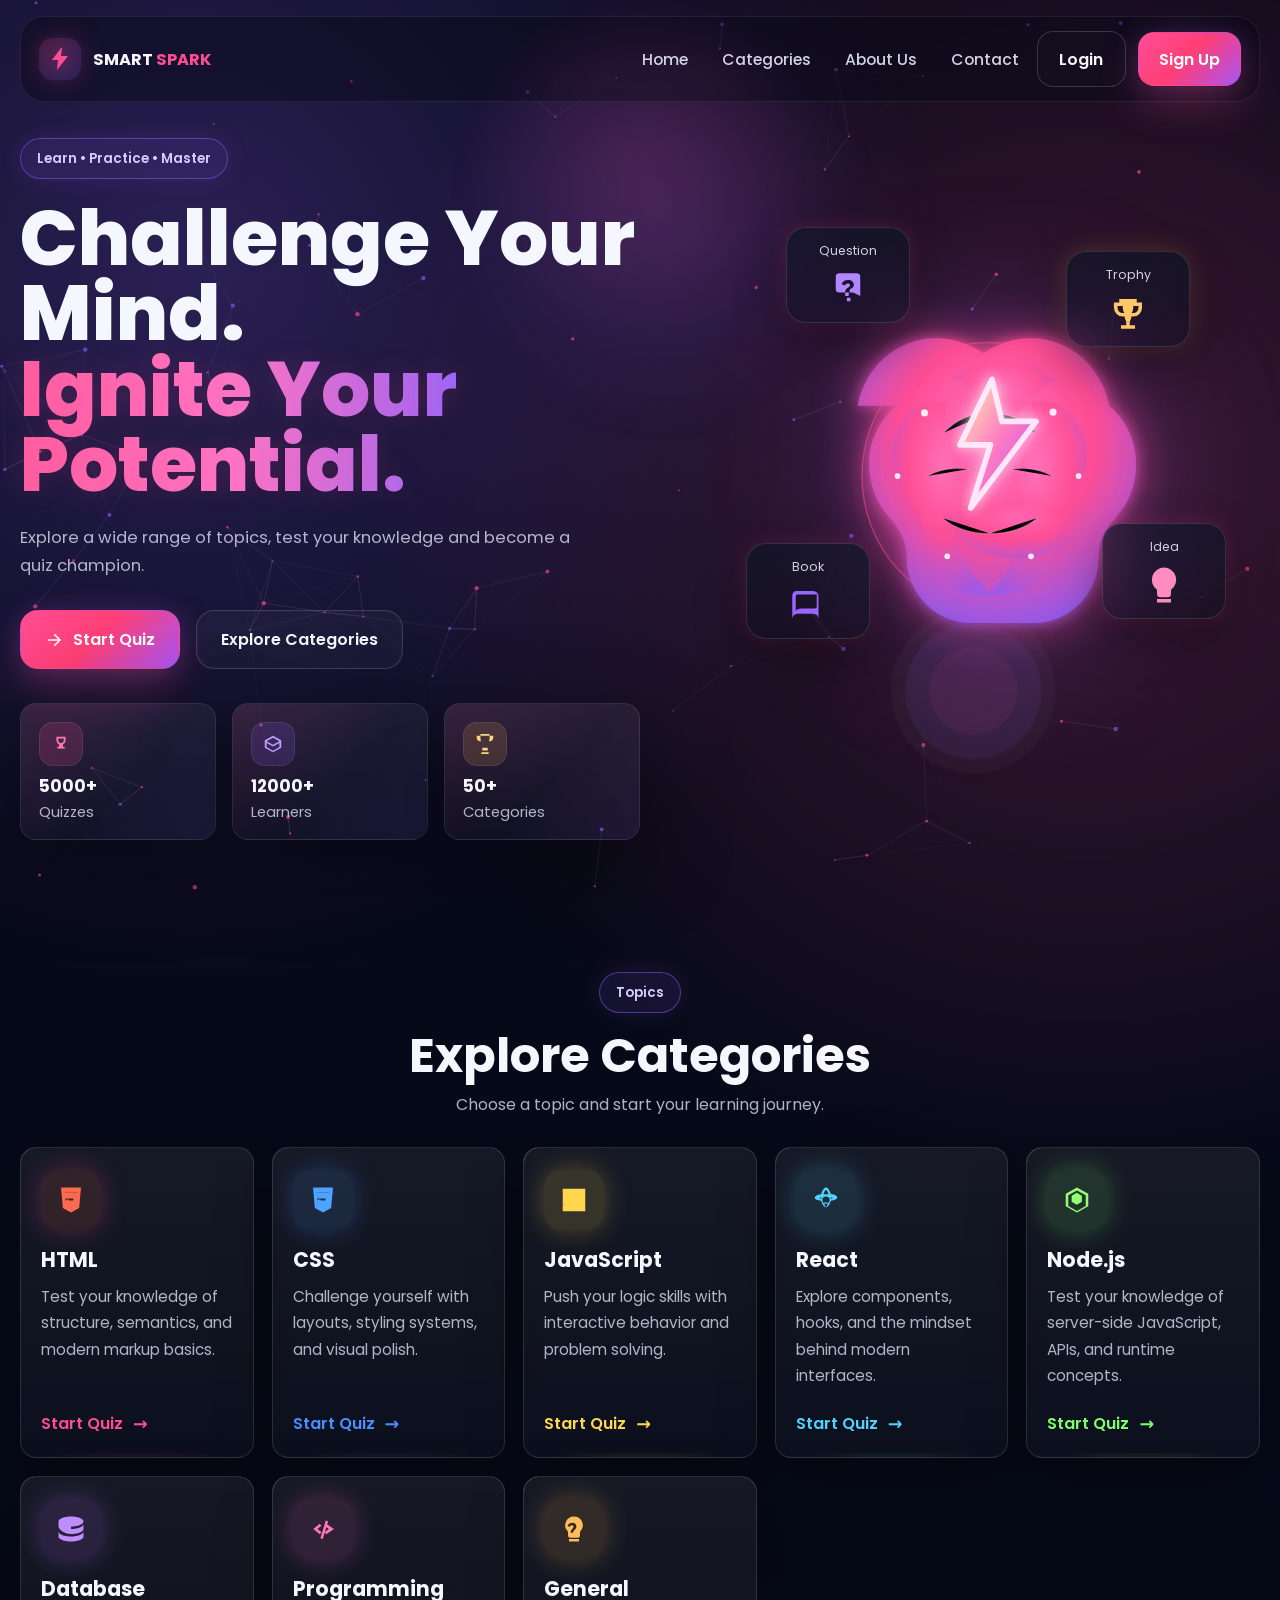
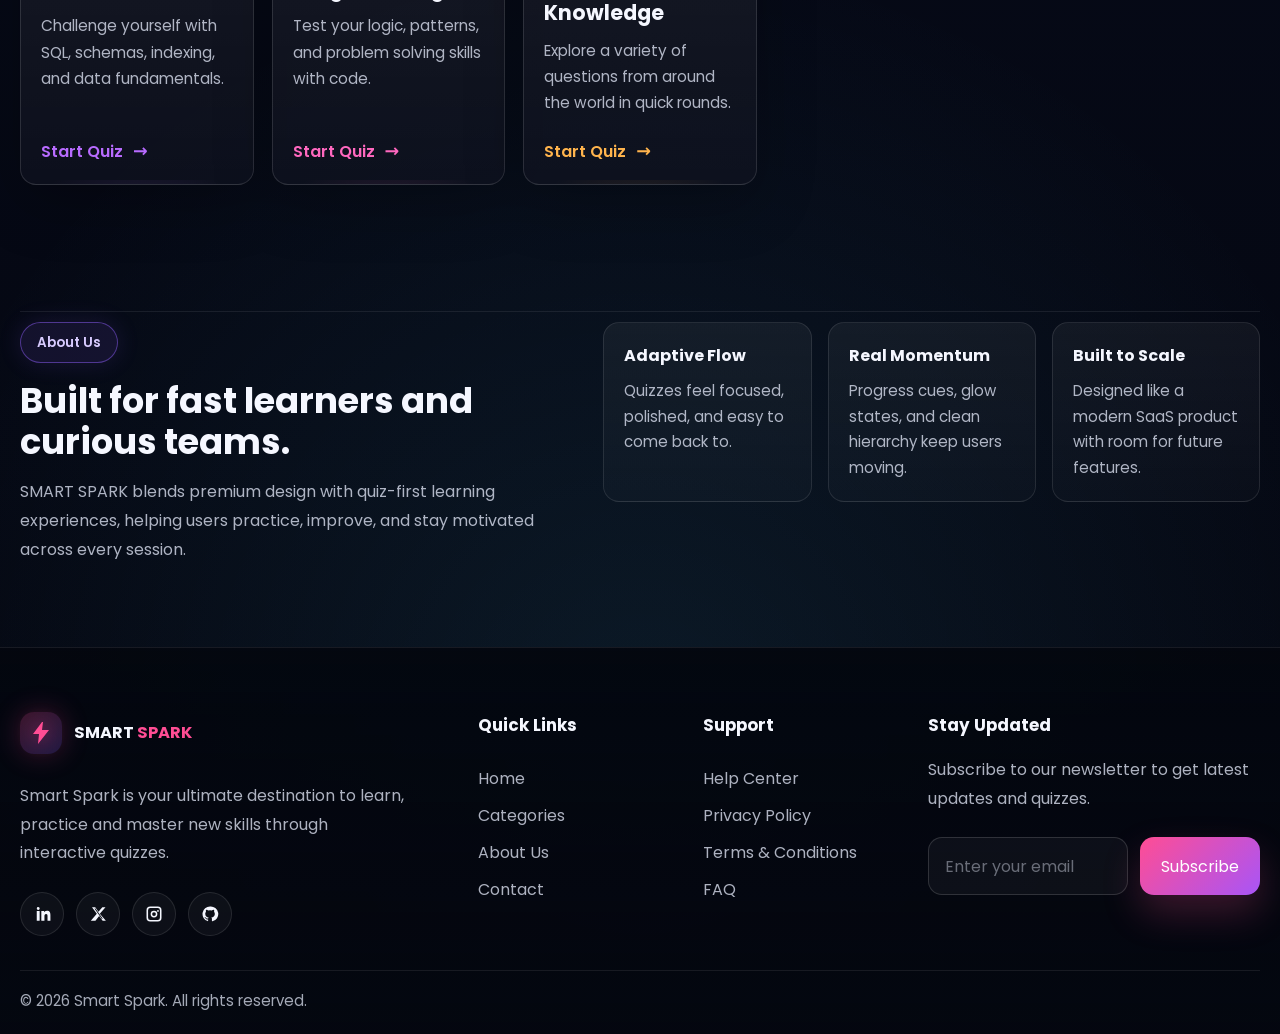
<file: index.html>
<!DOCTYPE html>
<html lang="en">
<head>
  <meta charset="UTF-8">
  <meta name="viewport" content="width=device-width, initial-scale=1.0">
  <meta http-equiv="refresh" content="0; url=./Home.html">
  <title>SMART SPARK</title>
  <script>
    window.location.replace("./Home.html");
  </script>
</head>
<body>
  <a href="./Home.html">Open SMART SPARK</a>
</body>
</html>
</file>
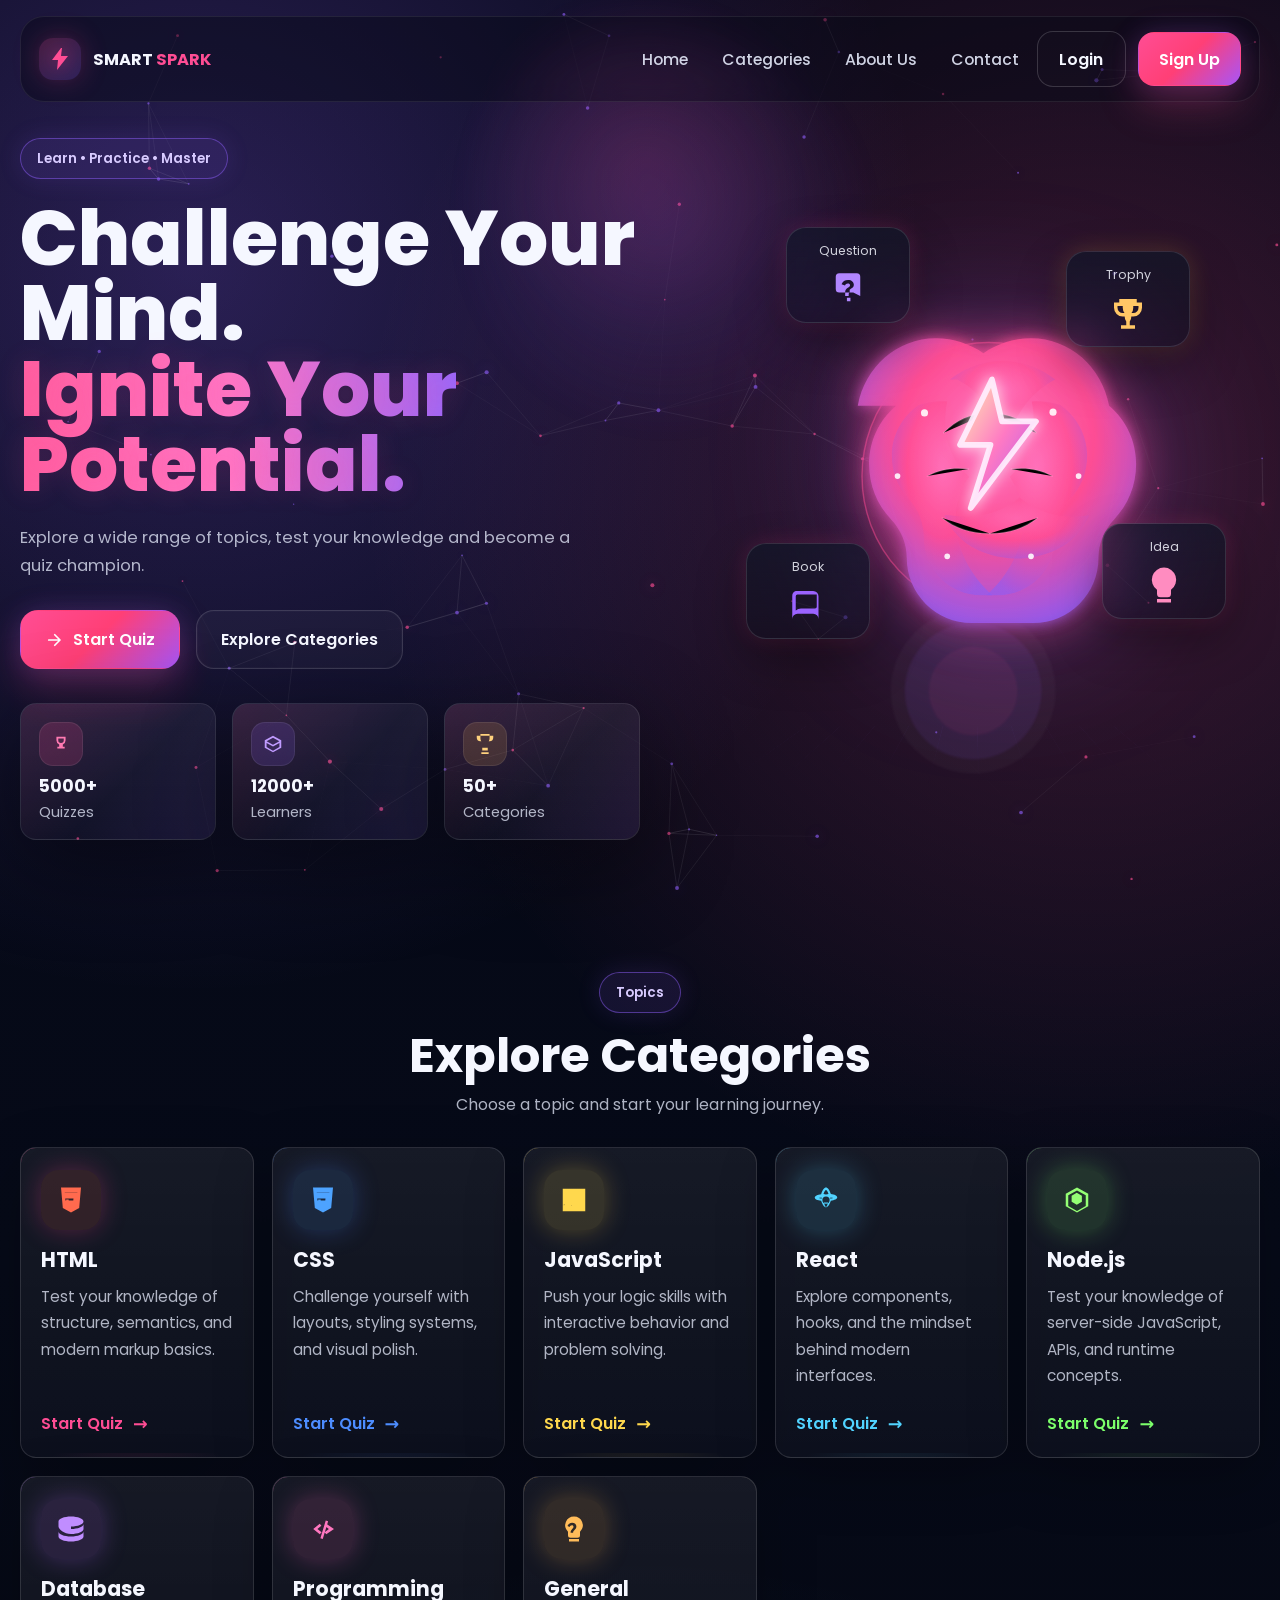
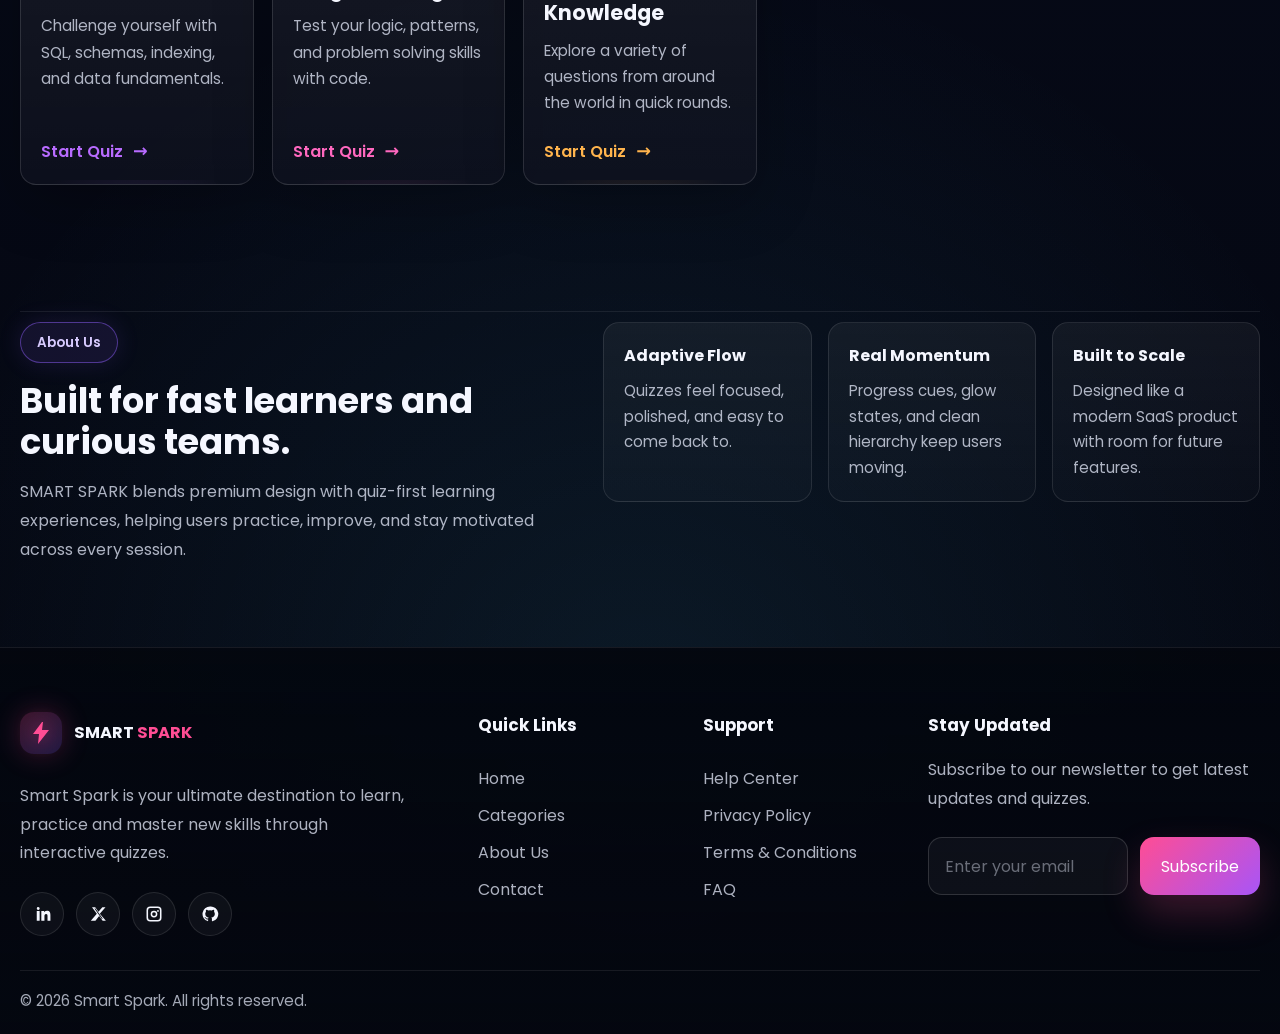
<file: Home.html>
<!DOCTYPE html>
<html lang="en">
<head>
  <meta charset="UTF-8">
  <meta name="viewport" content="width=device-width, initial-scale=1.0">
  <title>SMART SPARK | Quiz Platform</title>
  <meta name="description" content="SMART SPARK is a futuristic quiz platform for learning, practicing, and mastering skills across categories.">
  <link rel="preconnect" href="https://fonts.googleapis.com">
  <link rel="preconnect" href="https://fonts.gstatic.com" crossorigin>
  <link href="https://fonts.googleapis.com/css2?family=Poppins:wght@400;500;600;700;800&display=swap" rel="stylesheet">
  <link rel="stylesheet" href="./Home.css">
</head>
<body>
  <canvas id="particle-canvas" aria-hidden="true"></canvas>

  <header class="site-header" id="siteHeader">
    <div class="container nav-shell">
      <a class="brand" href="#home" aria-label="SMART SPARK home">
        <span class="brand-mark" aria-hidden="true">
          <svg viewBox="0 0 24 24" role="img">
            <path d="M13 1L4 13h6l-1 10 11-14h-7l1-8z"></path>
          </svg>
        </span>
        <span class="brand-text">SMART <em>SPARK</em></span>
      </a>

      <nav class="nav-links" aria-label="Primary">
        <a href="#home">Home</a>
        <a href="#categories">Categories</a>
        <a href="#about">About Us</a>
        <a href="#contact">Contact</a>
      </nav>

      <div class="nav-actions">
        <a class="btn btn-ghost" href="./login.html">Login</a>
        <a class="btn btn-primary btn-small" href="./signup.html">Sign Up</a>
      </div>
    </div>
  </header>

  <main>
    <section class="hero section" id="home">
      <div class="container hero-grid">
        <div class="hero-copy reveal">
          <span class="eyebrow">Learn &bull; Practice &bull; Master</span>
          <h1>
            Challenge Your Mind.
            <span>Ignite Your Potential.</span>
          </h1>
          <p class="hero-description">
            Explore a wide range of topics, test your knowledge and become a quiz champion.
          </p>

          <div class="hero-actions">
            <a class="btn btn-primary btn-large" href="./login.html" data-category-link data-category="general-knowledge">
              <span class="btn-icon" aria-hidden="true">
                <svg viewBox="0 0 24 24">
                  <path d="M5 12h14M13 5l7 7-7 7"></path>
                </svg>
              </span>
              Start Quiz
            </a>
            <a class="btn btn-secondary btn-large" href="#categories">Explore Categories</a>
          </div>

          <div class="stats-grid" aria-label="Platform statistics">
            <article class="stat-card">
              <span class="stat-icon stat-icon-pink" aria-hidden="true">
                <svg viewBox="0 0 24 24">
                  <path d="M7 4h10v4a5 5 0 0 1-3 4.58V15h2v2H8v-2h2v-2.42A5 5 0 0 1 7 8V4Zm2 2v2a3 3 0 0 0 6 0V6H9Z"></path>
                </svg>
              </span>
              <strong>5000+</strong>
              <span>Quizzes</span>
            </article>
            <article class="stat-card">
              <span class="stat-icon stat-icon-purple" aria-hidden="true">
                <svg viewBox="0 0 24 24">
                  <path d="M12 3l9 5v8l-9 5-9-5V8l9-5Zm0 2.3L5 9l7 3.7L19 9l-7-3.7ZM5 11v4.4l7 3.9 7-3.9V11l-7 3.7L5 11Z"></path>
                </svg>
              </span>
              <strong>12000+</strong>
              <span>Learners</span>
            </article>
            <article class="stat-card">
              <span class="stat-icon stat-icon-gold" aria-hidden="true">
                <svg viewBox="0 0 24 24">
                  <path d="M7 3h10v3a5 5 0 0 1-1 3h1a4 4 0 0 0 4-4V3h-4V1H7v2H3v2a4 4 0 0 0 4 4h1a5 5 0 0 1-1-3V3Zm2 13h6v3H9v-3Zm-1 5h8v2H8v-2Z"></path>
                </svg>
              </span>
              <strong>50+</strong>
              <span>Categories</span>
            </article>
          </div>
        </div>

        <div class="hero-visual reveal" aria-hidden="true">
          <div class="hero-stage">
            <div class="stage-grid"></div>
            <div class="stage-rings"></div>
            <div class="brain-orb">
              <svg class="brain-svg" viewBox="0 0 760 760" role="img" aria-label="Futuristic glowing brain">
                <defs>
                  <radialGradient id="brainCore" cx="50%" cy="35%" r="70%">
                    <stop offset="0%" stop-color="#ff7ac3"/>
                    <stop offset="50%" stop-color="#ff4d94"/>
                    <stop offset="100%" stop-color="#8b5cf6"/>
                  </radialGradient>
                  <linearGradient id="boltGrad" x1="0%" y1="0%" x2="100%" y2="100%">
                    <stop offset="0%" stop-color="#fff4b0"/>
                    <stop offset="50%" stop-color="#ff7ac3"/>
                    <stop offset="100%" stop-color="#a855f7"/>
                  </linearGradient>
                  <filter id="softGlow" x="-50%" y="-50%" width="200%" height="200%">
                    <feGaussianBlur stdDeviation="10" result="blur"></feGaussianBlur>
                    <feMerge>
                      <feMergeNode in="blur"></feMergeNode>
                      <feMergeNode in="SourceGraphic"></feMergeNode>
                    </feMerge>
                  </filter>
                  <filter id="haloGlow" x="-50%" y="-50%" width="200%" height="200%">
                    <feGaussianBlur stdDeviation="18" result="blur"></feGaussianBlur>
                    <feMerge>
                      <feMergeNode in="blur"></feMergeNode>
                      <feMergeNode in="SourceGraphic"></feMergeNode>
                    </feMerge>
                  </filter>
                </defs>

                <g filter="url(#haloGlow)">
                  <ellipse cx="378" cy="355" rx="178" ry="188" fill="rgba(255,77,148,0.08)" stroke="rgba(255,77,148,0.5)" stroke-width="2"></ellipse>
                  <ellipse cx="378" cy="355" rx="142" ry="152" fill="rgba(139,92,246,0.08)" stroke="rgba(139,92,246,0.55)" stroke-width="2"></ellipse>
                </g>

                <g fill="url(#brainCore)" filter="url(#softGlow)">
                  <path d="M248 256c-24 20-38 50-38 82 0 30 11 57 31 78 14 15 22 34 22 54 0 51 41 92 92 92h86c51 0 92-41 92-92 0-20 8-39 22-54 20-21 31-48 31-78 0-32-14-62-38-82-10-54-55-95-110-95-25 0-48 8-67 21-19-13-42-21-67-21-55 0-100 41-110 95Z" opacity="0.88"></path>
                  <path d="M280 255c-23 16-38 42-38 71 0 23 8 44 23 60 15 16 22 36 22 56 0 45 36 81 81 81h16c-31-28-52-65-52-107 0-22 7-43 19-60-21-19-34-46-34-75 0-11 1-21 3-31-14-1-28 1-40 5Z" opacity="0.58"></path>
                  <path d="M479 255c23 16 38 42 38 71 0 23-8 44-23 60-15 16-22 36-22 56 0 45-36 81-81 81h-16c31-28 52-65 52-107 0-22-7-43-19-60 21-19 34-46 34-75 0-11-1-21-3-31 14-1 28 1 40 5Z" opacity="0.58"></path>
                  <path d="M324 219c20-16 46-26 74-26s54 10 74 26c-20 10-38 27-51 49-8 12-14 24-18 38-4-14-10-26-18-38-13-22-31-39-51-49Z" opacity="0.42"></path>
                  <path d="M316 410c9 21 25 39 47 49 18 8 37 12 55 12s37-4 55-12c22-10 38-28 47-49-27 5-54 1-77-11-8-4-15-9-21-14-6 5-13 10-21 14-23 12-50 16-77 11Z" opacity="0.42"></path>
                </g>

                <g stroke="rgba(255,255,255,0.18)" stroke-width="2" stroke-linecap="round">
                  <path d="M315 294c18-18 38-27 62-27"></path>
                  <path d="M445 294c-18-18-38-27-62-27"></path>
                  <path d="M292 355c20-10 35-12 58-10"></path>
                  <path d="M468 355c-20-10-35-12-58-10"></path>
                  <path d="M313 414c18 14 39 22 67 22"></path>
                  <path d="M447 414c-18 14-39 22-67 22"></path>
                </g>

                <g fill="none" stroke="rgba(255,255,255,0.24)" stroke-width="8" stroke-linecap="round" stroke-linejoin="round" filter="url(#softGlow)">
                  <path d="M383 219l-45 92h43l-28 89 92-122h-48l-14-59Z" fill="url(#boltGrad)" stroke="rgba(255,240,255,0.9)"></path>
                </g>

                <g fill="rgba(255,255,255,0.88)">
                  <circle cx="288" cy="266" r="5"></circle>
                  <circle cx="469" cy="265" r="5"></circle>
                  <circle cx="250" cy="355" r="4"></circle>
                  <circle cx="505" cy="355" r="4"></circle>
                  <circle cx="320" cy="468" r="4"></circle>
                  <circle cx="438" cy="468" r="4"></circle>
                </g>
              </svg>
            </div>

            <div class="float-card float-card--trophy">
              <span class="float-label">Trophy</span>
              <svg viewBox="0 0 24 24" aria-hidden="true">
                <path d="M7 4h10v2h3v3a5 5 0 0 1-5 5h-1.1A5 5 0 0 1 13 16.9V19h3v2H8v-2h3v-2.1A5 5 0 0 1 10.1 14H9a5 5 0 0 1-5-5V6h3V4Zm-1 4v1a3 3 0 0 0 3 3h1a5 5 0 0 1-1-3V8H6Zm12 0h-3v1a5 5 0 0 1-1 3h1a3 3 0 0 0 3-3V8Z"></path>
              </svg>
            </div>
            <div class="float-card float-card--question">
              <span class="float-label">Question</span>
              <svg viewBox="0 0 24 24" aria-hidden="true">
                <path d="M7 3h10a2 2 0 0 1 2 2v11l-4-2H7a2 2 0 0 1-2-2V5a2 2 0 0 1 2-2Zm5.95 9.4c.47-.33.91-.64 1.34-.94.64-.46 1.03-1 1.03-1.89 0-1.54-1.27-2.73-3.27-2.73-1.8 0-3.18.9-3.72 2.41l1.95.82c.24-.77.8-1.19 1.62-1.19.78 0 1.28.36 1.28.96 0 .45-.22.72-.78 1.1l-.7.48c-.81.55-1.32 1.2-1.32 2.43V16h2v-.61c0-.83.15-1.18.57-1.48Zm-1.57 4.6h2.02v2.02h-2.02V17Z"></path>
              </svg>
            </div>
            <div class="float-card float-card--book">
              <span class="float-label">Book</span>
              <svg viewBox="0 0 24 24" aria-hidden="true">
                <path d="M5 4h10a3 3 0 0 1 3 3v13a3 3 0 0 0-3-3H6a3 3 0 0 0-3 3V7a3 3 0 0 1 2-3Zm11 2H6a1 1 0 0 0-1 1v8.1A4.9 4.9 0 0 1 8 14h8a1 1 0 0 0 1-1V6Z"></path>
              </svg>
            </div>
            <div class="float-card float-card--lightbulb">
              <span class="float-label">Idea</span>
              <svg viewBox="0 0 24 24" aria-hidden="true">
                <path d="M12 2a7 7 0 0 0-4 12.7V17a2 2 0 0 0 2 2h4a2 2 0 0 0 2-2v-2.3A7 7 0 0 0 12 2Zm-1 19h2v1h-2v-1Zm-3-1h8v2H8v-2Z"></path>
              </svg>
            </div>
          </div>
        </div>
      </div>
    </section>

    <section class="section categories-section" id="categories">
      <div class="container">
        <div class="section-heading reveal">
          <span class="section-kicker">Topics</span>
          <h2>Explore Categories</h2>
          <p>Choose a topic and start your learning journey.</p>
        </div>

        <div class="category-grid">
          <article class="category-card reveal" style="--accent:#ff4d94;">
            <div class="category-icon icon-html">
              <svg viewBox="0 0 24 24" aria-hidden="true">
                <path d="M4 2h16l-1.45 16.34L12 22l-6.55-3.66L4 2Zm13 4H7l.18 2H16.8l-.2 2.2H7.36l.22 2.2H16l-.3 3.18L12 15.9l-3.7-2.02-.2-2.28h2l.1 1.08L12 13.8l1.8-1.1.18-1.98H7.2L6.8 6.1h10.42L17 6Z"></path>
              </svg>
            </div>
            <h3>HTML</h3>
            <p>Test your knowledge of structure, semantics, and modern markup basics.</p>
            <a class="card-link" href="./login.html" data-category-link data-category="html">Start Quiz</a>
          </article>

          <article class="category-card reveal" style="--accent:#4d8dff;">
            <div class="category-icon icon-css">
              <svg viewBox="0 0 24 24" aria-hidden="true">
                <path d="M4 2h16l-1.45 16.34L12 22l-6.55-3.66L4 2Zm13 4H7l.18 2H16.8l-.2 2.2H7.36l.22 2.2H16l-.3 3.18L12 15.9l-3.7-2.02-.2-2.28h2l.1 1.08L12 13.8l1.8-1.1.18-1.98H7.2L6.8 6.1h10.42L17 6Z"></path>
              </svg>
            </div>
            <h3>CSS</h3>
            <p>Challenge yourself with layouts, styling systems, and visual polish.</p>
            <a class="card-link" href="./login.html" data-category-link data-category="css">Start Quiz</a>
          </article>

          <article class="category-card reveal" style="--accent:#ffd84d;">
            <div class="category-icon icon-js">
              <svg viewBox="0 0 24 24" aria-hidden="true">
                <path d="M3 3h18v18H3V3Zm7 13.5.7-1.7c.43.27.86.45 1.45.45.57 0 .91-.23.91-.73 0-.4-.16-.64-.88-1.05l-.42-.23c-1.11-.63-1.84-1.35-1.84-2.8 0-1.34 1.02-2.36 2.61-2.36 1.13 0 1.93.39 2.51 1.37l-1.61 1.03c-.3-.54-.64-.75-.91-.75-.28 0-.56.19-.56.58 0 .45.29.69.95 1.1l.43.25c1.31.78 2.04 1.48 2.04 2.94 0 1.57-1.23 2.42-2.88 2.42-1.56 0-2.57-.7-3.19-1.51Zm-6.1-.11 1.29-1.39c.42.45.84.72 1.44.72.65 0 1.06-.4 1.06-1.31V7h2.1v6.44c0 2.16-1.26 3.15-3.1 3.15-1.37 0-2.28-.51-2.79-1.2Z"></path>
              </svg>
            </div>
            <h3>JavaScript</h3>
            <p>Push your logic skills with interactive behavior and problem solving.</p>
            <a class="card-link" href="./login.html" data-category-link data-category="javascript">Start Quiz</a>
          </article>

          <article class="category-card reveal" style="--accent:#51d3ff;">
            <div class="category-icon icon-react">
              <svg viewBox="0 0 24 24" aria-hidden="true">
                <path d="M12 9.1a2.9 2.9 0 1 0 0 5.8 2.9 2.9 0 0 0 0-5.8Zm0-7.1c1.38 0 2.94 2.15 3.88 5.2 2.95.23 5.12 1.35 5.12 2.65s-2.17 2.42-5.12 2.65c-.94 3.05-2.5 5.2-3.88 5.2s-2.94-2.15-3.88-5.2C5.17 12.42 3 11.3 3 10s2.17-2.42 5.12-2.65C9.06 4.15 10.62 2 12 2Zm0 2c-.44 0-1.34 1.1-2.02 3.2.66.22 1.33.36 2.02.36s1.36-.14 2.02-.36C13.34 5.1 12.44 4 12 4Zm-3.5 5.98c-.95.07-1.8.23-2.5.47.7.24 1.55.4 2.5.47-.02-.16-.02-.32-.02-.47s0-.31.02-.47Zm7 0c.02.16.02.32.02.47s0 .31-.02.47c.95-.07 1.8-.23 2.5-.47-.7-.24-1.55-.4-2.5-.47ZM12 17.9c.68-1.1 1.28-2.45 1.73-3.99-.56.08-1.14.12-1.73.12s-1.17-.04-1.73-.12C10.72 15.45 11.32 16.8 12 17.9Z"></path>
              </svg>
            </div>
            <h3>React</h3>
            <p>Explore components, hooks, and the mindset behind modern interfaces.</p>
            <a class="card-link" href="./login.html" data-category-link data-category="react">Start Quiz</a>
          </article>

          <article class="category-card reveal" style="--accent:#7CFF6B;">
            <div class="category-icon icon-node">
              <svg viewBox="0 0 24 24" aria-hidden="true">
                <path d="M12 2 3 7v10l9 5 9-5V7l-9-5Zm0 2.3 7 3.9v8.6l-7 3.9-7-3.9V8.2l7-3.9Zm3.9 4.3-4.1-2.4-4.1 2.4v4.8l4.1 2.4 4.1-2.4V8.6Z"></path>
              </svg>
            </div>
            <h3>Node.js</h3>
            <p>Test your knowledge of server-side JavaScript, APIs, and runtime concepts.</p>
            <a class="card-link" href="./login.html" data-category-link data-category="nodejs">Start Quiz</a>
          </article>

          <article class="category-card reveal" style="--accent:#b86bff;">
            <div class="category-icon icon-db">
              <svg viewBox="0 0 24 24" aria-hidden="true">
                <path d="M12 2c5.52 0 10 1.79 10 4s-4.48 4-10 4S2 8.21 2 6s4.48-4 10-4Zm0 10c5.52 0 10-1.79 10-4v4c0 2.21-4.48 4-10 4S2 12.21 2 10V6c0 2.21 4.48 4 10 4Zm0 6c5.52 0 10-1.79 10-4v4c0 2.21-4.48 4-10 4S2 20.21 2 18v-4c0 2.21 4.48 4 10 4Z"></path>
              </svg>
            </div>
            <h3>Database</h3>
            <p>Challenge yourself with SQL, schemas, indexing, and data fundamentals.</p>
            <a class="card-link" href="./login.html" data-category-link data-category="database">Start Quiz</a>
          </article>

          <article class="category-card reveal" style="--accent:#ff68bf;">
            <div class="category-icon icon-code">
              <svg viewBox="0 0 24 24" aria-hidden="true">
                <path d="M9.4 16.2 4.2 12l5.2-4.2 1.3 1.6L7.5 12l3.4 2.6-1.5 1.6Zm5.2 0-1.3-1.6 3.4-2.6-3.4-2.6 1.3-1.6L20.8 12l-6.2 4.2ZM11.8 20l-1.9-.6 4.3-14.2 1.9.6L11.8 20Z"></path>
              </svg>
            </div>
            <h3>Programming</h3>
            <p>Test your logic, patterns, and problem solving skills with code.</p>
            <a class="card-link" href="./login.html" data-category-link data-category="programming">Start Quiz</a>
          </article>

          <article class="category-card reveal" style="--accent:#ffb44d;">
            <div class="category-icon icon-knowledge">
              <svg viewBox="0 0 24 24" aria-hidden="true">
                <path d="M12 2a7 7 0 0 0-4.8 12.1V17a2 2 0 0 0 2 2h5.6a2 2 0 0 0 2-2v-2.9A7 7 0 0 0 12 2Zm-1 19h2v1h-2v-1Zm-3-1h8v2H8v-2Zm2.2-7.7c.7-.7 1.4-1.2 1.4-2.1 0-.7-.5-1.2-1.3-1.2-.9 0-1.5.6-1.8 1.3l-1.7-.7c.5-1.5 1.9-2.6 3.7-2.6 2 0 3.4 1.2 3.4 3 0 1.2-.6 2-1.6 2.9-.6.5-1 .9-1 1.8v.3h-2v-.3c0-1.2.4-1.9 1.1-2.4Z"></path>
              </svg>
            </div>
            <h3>General Knowledge</h3>
            <p>Explore a variety of questions from around the world in quick rounds.</p>
            <a class="card-link" href="./login.html" data-category-link data-category="general-knowledge">Start Quiz</a>
          </article>
        </div>
      </div>
    </section>

    <section class="section about-strip reveal" id="about">
      <div class="container about-grid">
        <div class="about-copy">
          <span class="section-kicker">About Us</span>
          <h2>Built for fast learners and curious teams.</h2>
          <p>
            SMART SPARK blends premium design with quiz-first learning experiences, helping users practice, improve, and stay motivated across every session.
          </p>
        </div>

        <div class="about-cards">
          <article class="about-card">
            <strong>Adaptive Flow</strong>
            <span>Quizzes feel focused, polished, and easy to come back to.</span>
          </article>
          <article class="about-card">
            <strong>Real Momentum</strong>
            <span>Progress cues, glow states, and clean hierarchy keep users moving.</span>
          </article>
          <article class="about-card">
            <strong>Built to Scale</strong>
            <span>Designed like a modern SaaS product with room for future features.</span>
          </article>
        </div>
      </div>
    </section>
  </main>

  <footer class="site-footer" id="contact">
    <div class="container footer-grid">
      <div class="footer-brand">
        <a class="brand brand-footer" href="#home" aria-label="SMART SPARK home">
          <span class="brand-mark" aria-hidden="true">
            <svg viewBox="0 0 24 24" role="img">
              <path d="M13 1L4 13h6l-1 10 11-14h-7l1-8z"></path>
            </svg>
          </span>
          <span class="brand-text">SMART <em>SPARK</em></span>
        </a>
        <p>
          Smart Spark is your ultimate destination to learn, practice and master new skills through interactive quizzes.
        </p>

        <div class="social-row" aria-label="Social media links">
          <a href="#" aria-label="LinkedIn">
            <svg viewBox="0 0 24 24" aria-hidden="true"><path d="M6.94 6.5A1.94 1.94 0 1 1 7 2.62a1.94 1.94 0 0 1-.06 3.88ZM5 21V8h3.87v13H5Zm6.1 0V8h3.7v1.78h.05c.52-1 1.79-2.06 3.69-2.06 3.95 0 4.68 2.6 4.68 5.98V21h-3.86v-5.75c0-1.37-.02-3.13-1.9-3.13-1.91 0-2.2 1.49-2.2 3.03V21h-4.16Z"></path></svg>
          </a>
          <a href="#" aria-label="X">
            <svg viewBox="0 0 24 24" aria-hidden="true"><path d="M4 3h4.3l4.3 6 5.2-6H22l-7.6 8.8L22.5 21h-4.3l-4.7-6.5L8.6 21H2.4l8-9.2L4 3Zm3.2 1.8 9.8 13.4h1.4L8.6 4.8H7.2Z"></path></svg>
          </a>
          <a href="#" aria-label="Instagram">
            <svg viewBox="0 0 24 24" aria-hidden="true"><path d="M7 2h10a5 5 0 0 1 5 5v10a5 5 0 0 1-5 5H7a5 5 0 0 1-5-5V7a5 5 0 0 1 5-5Zm0 2.1A2.9 2.9 0 0 0 4.1 7v10A2.9 2.9 0 0 0 7 19.9h10A2.9 2.9 0 0 0 19.9 17V7A2.9 2.9 0 0 0 17 4.1H7Zm5 3.4A4.5 4.5 0 1 1 7.5 12 4.5 4.5 0 0 1 12 7.5Zm0 2A2.5 2.5 0 1 0 14.5 12 2.5 2.5 0 0 0 12 9.5Zm5.3-2.8a1.2 1.2 0 1 1-1.2 1.2 1.2 1.2 0 0 1 1.2-1.2Z"></path></svg>
          </a>
          <a href="#" aria-label="GitHub">
            <svg viewBox="0 0 24 24" aria-hidden="true"><path d="M12 2a10 10 0 0 0-3.16 19.49c.5.1.68-.22.68-.48v-1.73c-2.76.6-3.34-1.18-3.34-1.18-.45-1.15-1.1-1.46-1.1-1.46-.9-.61.07-.6.07-.6 1 .07 1.52 1.03 1.52 1.03.88 1.51 2.31 1.07 2.87.82.09-.64.35-1.07.63-1.32-2.2-.25-4.52-1.1-4.52-4.88 0-1.08.39-1.96 1.03-2.65-.11-.25-.45-1.26.1-2.6 0 0 .84-.27 2.75 1.02a9.5 9.5 0 0 1 5 0c1.9-1.29 2.75-1.02 2.75-1.02.56 1.34.21 2.35.11 2.6.64.69 1.03 1.57 1.03 2.65 0 3.79-2.33 4.62-4.54 4.87.36.31.68.93.68 1.88v2.78c0 .27.18.58.69.48A10 10 0 0 0 12 2Z"></path></svg>
          </a>
        </div>
      </div>

      <div class="footer-col">
        <h3>Quick Links</h3>
        <a href="#home">Home</a>
        <a href="#categories">Categories</a>
        <a href="#about">About Us</a>
        <a href="#contact">Contact</a>
      </div>

      <div class="footer-col">
        <h3>Support</h3>
        <a href="#">Help Center</a>
        <a href="#">Privacy Policy</a>
        <a href="#">Terms &amp; Conditions</a>
        <a href="#">FAQ</a>
      </div>

      <div class="footer-newsletter">
        <h3>Stay Updated</h3>
        <p>Subscribe to our newsletter to get latest updates and quizzes.</p>

        <form class="newsletter-form" id="newsletterForm">
          <label class="sr-only" for="newsletterEmail">Email address</label>
          <input id="newsletterEmail" type="email" placeholder="Enter your email" required>
          <button type="submit">Subscribe</button>
        </form>
        <span class="newsletter-note" id="newsletterNote" aria-live="polite"></span>
      </div>
    </div>

    <div class="container footer-bottom">
      <p>&copy; 2026 Smart Spark. All rights reserved.</p>
    </div>
  </footer>

  <script src="./Home.js"></script>
</body>
</html>
</file>
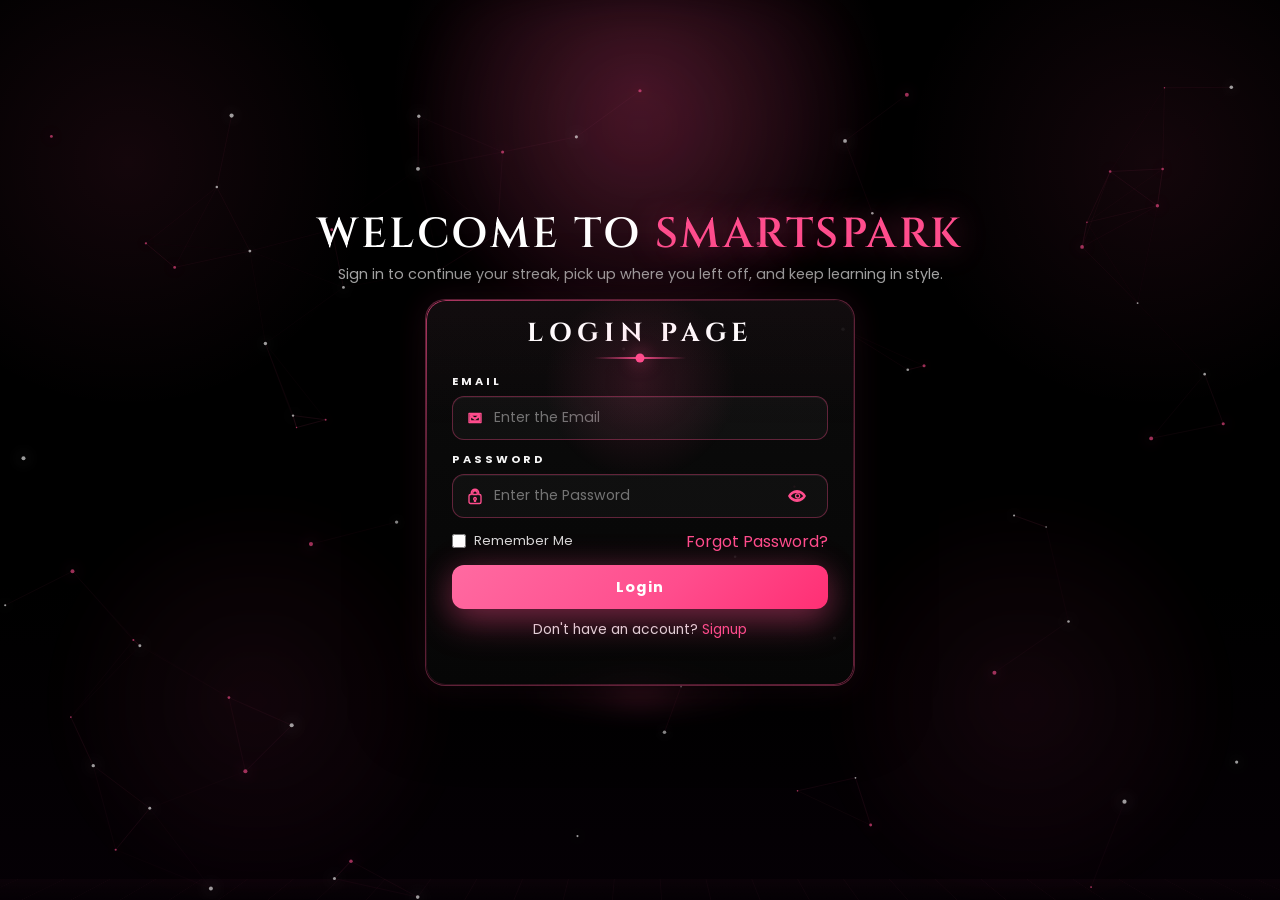
<file: login.html>
<!DOCTYPE html>
<html lang="en">
<head>
  <meta charset="UTF-8">
  <meta name="viewport" content="width=device-width, initial-scale=1.0">
  <title>SMARTSPARK | Login</title>
  <meta name="description" content="Log in to your SMARTSPARK account and continue your quiz journey.">
  <link rel="preconnect" href="https://fonts.googleapis.com">
  <link rel="preconnect" href="https://fonts.gstatic.com" crossorigin>
  <link href="https://fonts.googleapis.com/css2?family=Cinzel:wght@500;600;700&family=Poppins:wght@400;500;600;700&display=swap" rel="stylesheet">
  <link rel="stylesheet" href="./auth.css">
</head>
<body data-page="login">
  <canvas id="auth-canvas" aria-hidden="true"></canvas>

  <main class="auth-page">
    <section class="auth-shell">
      <header class="auth-copy reveal">
        <h1>Welcome To <span>SMARTSPARK</span></h1>
        <p class="auth-subtitle">Sign in to continue your streak, pick up where you left off, and keep learning in style.</p>
      </header>

      <div class="auth-card-wrap reveal">
        <div class="auth-card" id="authCard">
          <h2 class="auth-title">LOGIN PAGE</h2>
          <div class="title-spark" aria-hidden="true"></div>

          <form class="auth-form" id="authForm" novalidate data-auth-form>
            <div class="field">
              <label for="logemail">Email</label>
              <div class="input-shell">
                <span class="input-icon" aria-hidden="true">
                  <svg viewBox="0 0 24 24">
                    <path d="M4 6h16v12H4V6Zm2 2v.5l6 4 6-4V8H6Zm12 8V10l-6 4-6-4v6h12Z"></path>
                  </svg>
                </span>
                <input id="logemail" type="email" name="email" placeholder="Enter the Email" autocomplete="email" required>
              </div>
            </div>

            <div class="field">
              <label for="logpass">Password</label>
              <div class="input-shell">
                <span class="input-icon" aria-hidden="true">
                  <svg viewBox="0 0 24 24">
                    <path d="M7 10V8a5 5 0 0 1 10 0v2h1a2 2 0 0 1 2 2v8a2 2 0 0 1-2 2H6a2 2 0 0 1-2-2v-8a2 2 0 0 1 2-2h1Zm2 0h6V8a3 3 0 0 0-6 0v2Zm3 4a1.75 1.75 0 0 0-.75 3.33V19h1.5v-1.67A1.75 1.75 0 0 0 12 14Z"></path>
                  </svg>
                </span>
                <input id="logpass" type="password" name="password" placeholder="Enter the Password" autocomplete="current-password" required>
                <button class="toggle-password" type="button" data-toggle-password aria-label="Show password" aria-pressed="false">
                  <svg class="icon-eye" viewBox="0 0 24 24" aria-hidden="true">
                    <path d="M12 5c5.5 0 9.7 4 11 7-1.3 3-5.5 7-11 7S2.3 15 1 12c1.3-3 5.5-7 11-7Zm0 2C7.7 7 4.1 9.8 2.6 12 4.1 14.2 7.7 17 12 17s7.9-2.8 9.4-5C19.9 9.8 16.3 7 12 7Zm0 2.25A2.75 2.75 0 1 1 12 14.5a2.75 2.75 0 0 1 0-5.25Z"></path>
                  </svg>
                </button>
              </div>
            </div>

            <div class="field-row">
              <label class="remember" for="rememberMe">
                <input id="rememberMe" type="checkbox">
                <span>Remember Me</span>
              </label>
              <a class="text-link" href="#">Forgot Password?</a>
            </div>

            <button class="primary-btn" type="submit">
              <span>Login</span>
            </button>

            <p class="auth-switch">Don't have an account? <a href="./signup.html">Signup</a></p>
            <p class="auth-status" id="authStatus" aria-live="polite"></p>
          </form>
        </div>
      </div>
    </section>
  </main>

  <script src="./auth.js"></script>
</body>
</html>
</file>
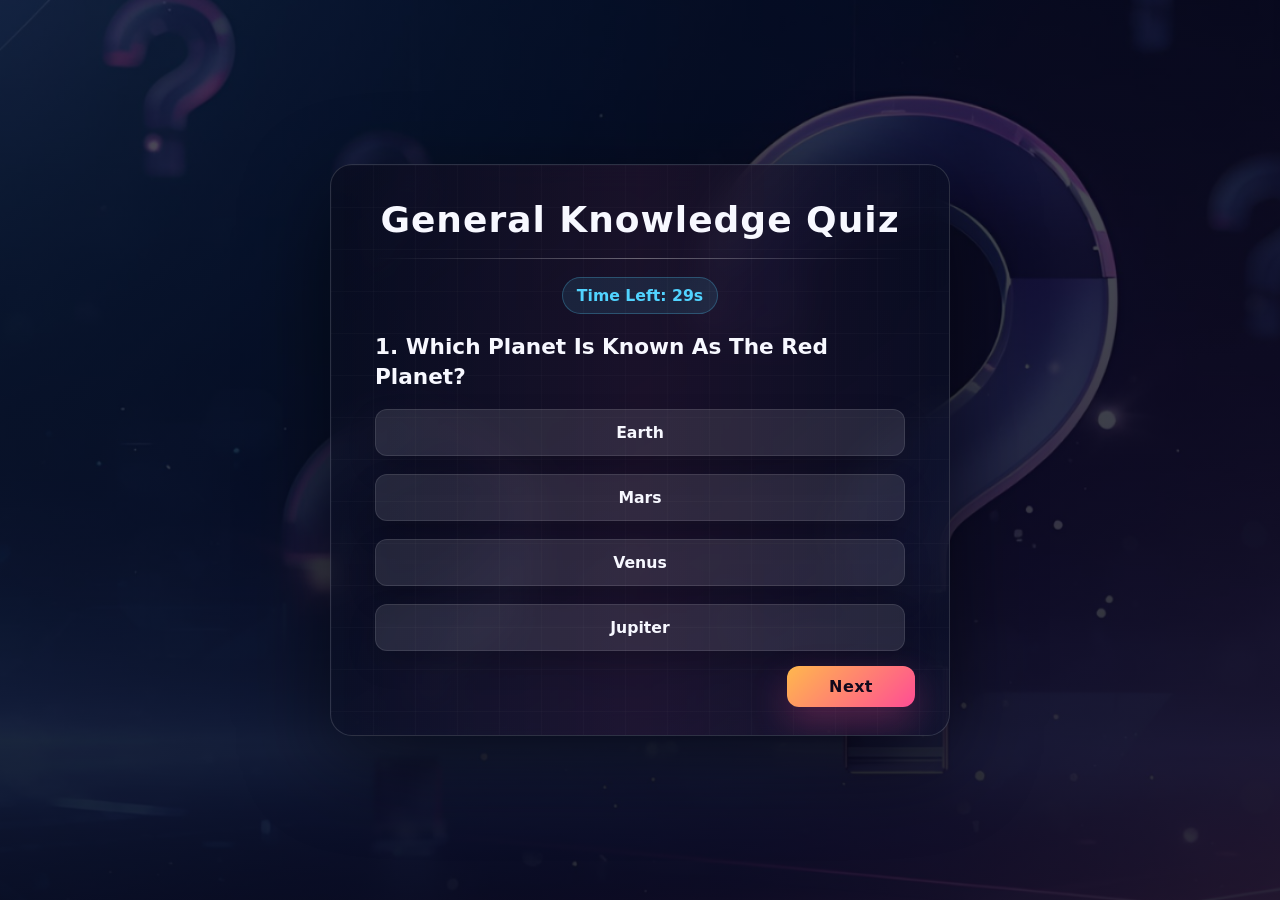
<file: main.html>
<!DOCTYPE html>
<html lang="en">
<head>
    <meta charset="UTF-8">
    <meta name="viewport" content="width=device-width, initial-scale=1.0">
    <title>Quiz Page</title>
    <link rel="stylesheet" href="./main.css">
</head>
<body>
    

    
  <div class="outer">
    <div class="inner">
      <h1>Quiz about Web Technology</h1>
      <hr>
      <h3 id="timer">Time Left: 30s</h3>
      <h2 class="ques">Question</h2>
      <button class="btn" id="btn1">Answer 1</button>
      <button class="btn" id="btn2">Answer 2</button>
      <button class="btn" id="btn3">Answer 3</button>
      <button class="btn" id="btn4">Answer 4</button>
      <button id="next-btn">Next</button>
    </div>
  </div>

  <div class="result-box"></div>



    <script src="./main.js"></script>
</body>
</html>
</file>
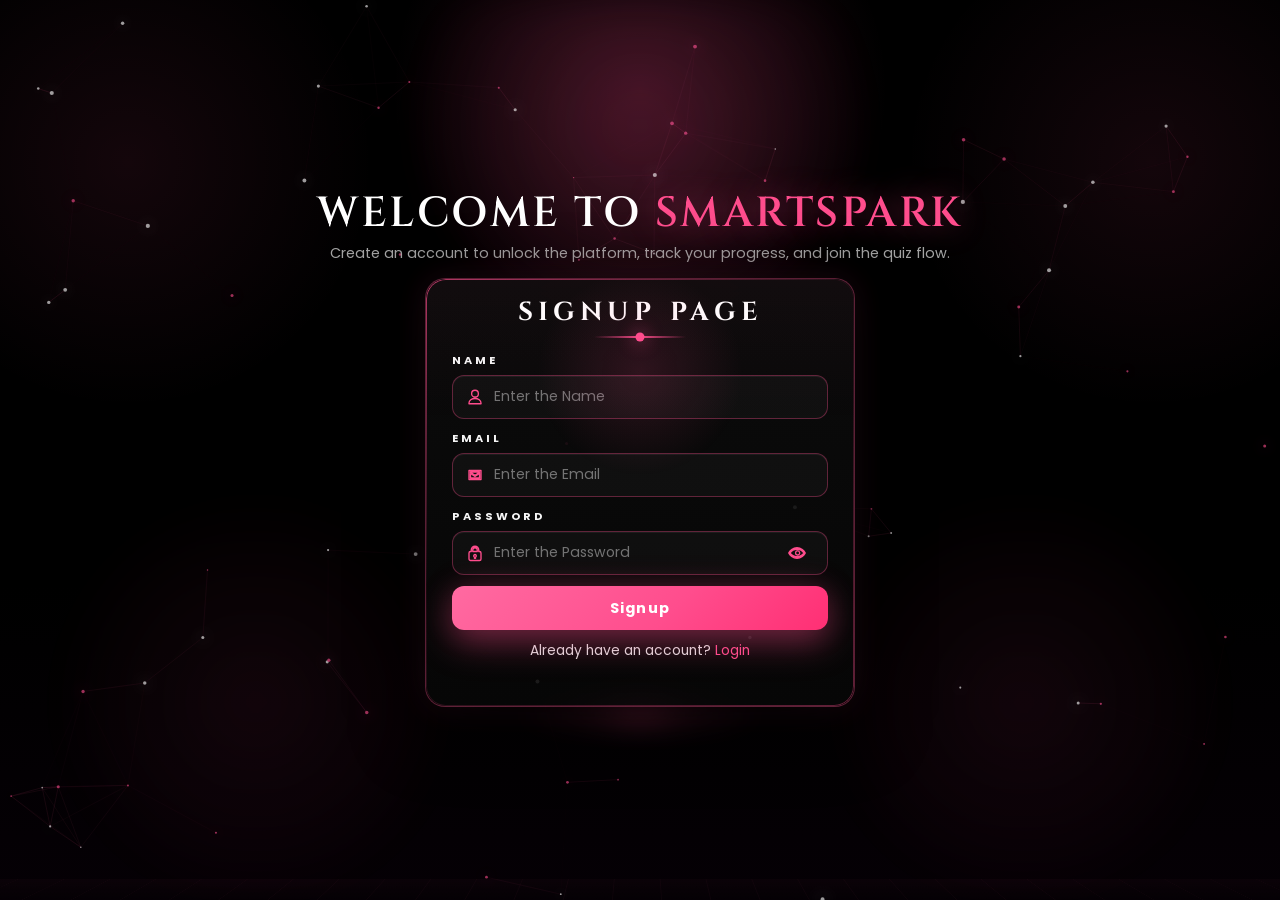
<file: signup.html>
<!DOCTYPE html>
<html lang="en">
<head>
  <meta charset="UTF-8">
  <meta name="viewport" content="width=device-width, initial-scale=1.0">
  <title>SMARTSPARK | Signup</title>
  <meta name="description" content="Create your SMARTSPARK account and start your quiz journey.">
  <link rel="preconnect" href="https://fonts.googleapis.com">
  <link rel="preconnect" href="https://fonts.gstatic.com" crossorigin>
  <link href="https://fonts.googleapis.com/css2?family=Cinzel:wght@500;600;700&family=Poppins:wght@400;500;600;700&display=swap" rel="stylesheet">
  <link rel="stylesheet" href="./auth.css">
</head>
<body data-page="signup">
  <canvas id="auth-canvas" aria-hidden="true"></canvas>

  <main class="auth-page">
    <section class="auth-shell">
      <header class="auth-copy reveal">
        <h1>Welcome To <span>SMARTSPARK</span></h1>
        <p class="auth-subtitle">Create an account to unlock the platform, track your progress, and join the quiz flow.</p>
      </header>

      <div class="auth-card-wrap reveal">
        <div class="auth-card" id="authCard">
          <h2 class="auth-title">SIGNUP PAGE</h2>
          <div class="title-spark" aria-hidden="true"></div>

          <form class="auth-form" id="authForm" novalidate data-auth-form>
            <div class="field">
              <label for="name">Name</label>
              <div class="input-shell">
                <span class="input-icon" aria-hidden="true">
                  <svg viewBox="0 0 24 24">
                    <path d="M12 3a4.5 4.5 0 1 1 0 9 4.5 4.5 0 0 1 0-9Zm0 11c4.4 0 8 2.7 8 6v1H4v-1c0-3.3 3.6-6 8-6Z"></path>
                  </svg>
                </span>
                <input id="name" type="text" name="name" placeholder="Enter the Name" autocomplete="name" required>
              </div>
            </div>

            <div class="field">
              <label for="email">Email</label>
              <div class="input-shell">
                <span class="input-icon" aria-hidden="true">
                  <svg viewBox="0 0 24 24">
                    <path d="M4 6h16v12H4V6Zm2 2v.5l6 4 6-4V8H6Zm12 8V10l-6 4-6-4v6h12Z"></path>
                  </svg>
                </span>
                <input id="email" type="email" name="email" placeholder="Enter the Email" autocomplete="email" required>
              </div>
            </div>

            <div class="field">
              <label for="pass">Password</label>
              <div class="input-shell">
                <span class="input-icon" aria-hidden="true">
                  <svg viewBox="0 0 24 24">
                    <path d="M7 10V8a5 5 0 0 1 10 0v2h1a2 2 0 0 1 2 2v8a2 2 0 0 1-2 2H6a2 2 0 0 1-2-2v-8a2 2 0 0 1 2-2h1Zm2 0h6V8a3 3 0 0 0-6 0v2Zm3 4a1.75 1.75 0 0 0-.75 3.33V19h1.5v-1.67A1.75 1.75 0 0 0 12 14Z"></path>
                  </svg>
                </span>
                <input id="pass" type="password" name="password" placeholder="Enter the Password" autocomplete="new-password" required minlength="8">
                <button class="toggle-password" type="button" data-toggle-password aria-label="Show password" aria-pressed="false">
                  <svg class="icon-eye" viewBox="0 0 24 24" aria-hidden="true">
                    <path d="M12 5c5.5 0 9.7 4 11 7-1.3 3-5.5 7-11 7S2.3 15 1 12c1.3-3 5.5-7 11-7Zm0 2C7.7 7 4.1 9.8 2.6 12 4.1 14.2 7.7 17 12 17s7.9-2.8 9.4-5C19.9 9.8 16.3 7 12 7Zm0 2.25A2.75 2.75 0 1 1 12 14.5a2.75 2.75 0 0 1 0-5.25Z"></path>
                  </svg>
                </button>
              </div>
            </div>

            <button class="primary-btn" type="submit">
              <span>Signup</span>
            </button>

            <p class="auth-switch">Already have an account? <a href="./login.html">Login</a></p>
            <p class="auth-status" id="authStatus" aria-live="polite"></p>
          </form>
        </div>
      </div>
    </section>
  </main>

  <script src="./auth.js"></script>
</body>
</html>
</file>
<file: Home.css>
:root {
  --bg: #050816;
  --bg-soft: rgba(9, 14, 33, 0.8);
  --panel: rgba(10, 14, 30, 0.56);
  --panel-strong: rgba(10, 14, 30, 0.82);
  --line: rgba(255, 255, 255, 0.12);
  --text: #f5f7ff;
  --muted: rgba(234, 239, 255, 0.74);
  --muted-strong: rgba(234, 239, 255, 0.88);
  --pink: #ff4d94;
  --pink-soft: rgba(255, 77, 148, 0.18);
  --purple: #8b5cf6;
  --purple-soft: rgba(139, 92, 246, 0.18);
  --gold: #ffb84d;
  --cyan: #51d3ff;
  --radius: 22px;
  --radius-sm: 16px;
  --shadow: 0 24px 90px rgba(0, 0, 0, 0.45);
}

* {
  box-sizing: border-box;
  margin: 0;
  padding: 0;
}

html {
  scroll-behavior: smooth;
}

body {
  min-height: 100vh;
  font-family: "Poppins", system-ui, -apple-system, BlinkMacSystemFont, "Segoe UI", sans-serif;
  background:
    radial-gradient(circle at 15% 10%, rgba(139, 92, 246, 0.28), transparent 28%),
    radial-gradient(circle at 85% 18%, rgba(255, 77, 148, 0.22), transparent 30%),
    radial-gradient(circle at 50% 88%, rgba(81, 211, 255, 0.09), transparent 32%),
    linear-gradient(180deg, #050816 0%, #060a18 48%, #04060f 100%);
  color: var(--text);
  overflow-x: hidden;
  isolation: isolate;
}

body::before,
body::after {
  content: "";
  position: fixed;
  inset: 0;
  pointer-events: none;
  z-index: 0;
}

body::before {
  background-image:
    linear-gradient(rgba(255, 255, 255, 0.035) 1px, transparent 1px),
    linear-gradient(90deg, rgba(255, 255, 255, 0.035) 1px, transparent 1px);
  background-size: 56px 56px;
  opacity: 0.16;
  mask-image: linear-gradient(180deg, rgba(0, 0, 0, 0.85), transparent 78%);
}

body::after {
  background:
    radial-gradient(circle at 50% 18%, rgba(255, 77, 148, 0.16), transparent 18%),
    radial-gradient(circle at 52% 25%, rgba(139, 92, 246, 0.18), transparent 23%);
  filter: blur(16px);
  opacity: 0.9;
}

a {
  color: inherit;
  text-decoration: none;
}

button,
input {
  font: inherit;
}

img,
svg {
  display: block;
}

::selection {
  background: rgba(255, 77, 148, 0.32);
  color: var(--text);
}

.sr-only {
  position: absolute;
  width: 1px;
  height: 1px;
  padding: 0;
  margin: -1px;
  overflow: hidden;
  clip: rect(0, 0, 0, 0);
  white-space: nowrap;
  border: 0;
}

.container {
  width: min(1240px, calc(100% - 40px));
  margin-inline: auto;
}

#particle-canvas {
  position: fixed;
  inset: 0;
  z-index: 0;
  pointer-events: none;
  opacity: 0.78;
  mix-blend-mode: screen;
}

.site-header {
  position: fixed;
  inset: 16px 0 auto;
  z-index: 50;
  transition: transform 0.35s ease, background-color 0.35s ease, border-color 0.35s ease, box-shadow 0.35s ease;
}

.site-header.scrolled .nav-shell {
  background: rgba(6, 10, 23, 0.78);
  border-color: rgba(255, 255, 255, 0.12);
  box-shadow: 0 18px 70px rgba(0, 0, 0, 0.35);
}

.nav-shell {
  display: flex;
  align-items: center;
  gap: 18px;
  padding: 14px 18px;
  border: 1px solid rgba(255, 255, 255, 0.08);
  border-radius: 24px;
  background: rgba(7, 10, 23, 0.46);
  backdrop-filter: blur(18px);
  -webkit-backdrop-filter: blur(18px);
}

.brand {
  display: inline-flex;
  align-items: center;
  gap: 12px;
  flex: 0 0 auto;
}

.brand-mark {
  width: 42px;
  height: 42px;
  display: grid;
  place-items: center;
  border-radius: 14px;
  background: linear-gradient(145deg, rgba(255, 77, 148, 0.22), rgba(139, 92, 246, 0.22));
  box-shadow: 0 0 28px rgba(255, 77, 148, 0.24);
}

.brand-mark svg {
  width: 24px;
  height: 24px;
  fill: #ff4d94;
  filter: drop-shadow(0 0 10px rgba(255, 77, 148, 0.7));
}

.brand-text {
  font-size: 1.02rem;
  font-weight: 700;
  letter-spacing: 0;
  white-space: nowrap;
}

.brand-text em {
  font-style: normal;
  color: var(--pink);
}

.nav-links {
  display: flex;
  align-items: center;
  gap: 34px;
  margin-left: auto;
}

.nav-links a {
  position: relative;
  color: var(--muted-strong);
  font-size: 0.98rem;
  font-weight: 500;
  transition: color 0.25s ease, transform 0.25s ease;
}

.nav-links a::after {
  content: "";
  position: absolute;
  left: 0;
  bottom: -10px;
  width: 100%;
  height: 2px;
  border-radius: 999px;
  background: linear-gradient(90deg, var(--pink), var(--purple));
  transform: scaleX(0);
  transform-origin: left;
  transition: transform 0.25s ease;
  box-shadow: 0 0 16px rgba(255, 77, 148, 0.6);
}

.nav-links a:hover {
  color: var(--text);
  transform: translateY(-1px);
}

.nav-links a:hover::after {
  transform: scaleX(1);
}

.nav-actions {
  display: flex;
  align-items: center;
  gap: 12px;
}

.btn {
  display: inline-flex;
  align-items: center;
  justify-content: center;
  gap: 10px;
  border: 1px solid transparent;
  border-radius: 16px;
  padding: 0.92rem 1.35rem;
  font-weight: 600;
  transition: transform 0.25s ease, box-shadow 0.25s ease, border-color 0.25s ease, background 0.25s ease, color 0.25s ease;
  cursor: pointer;
  white-space: nowrap;
}

.btn:hover {
  transform: translateY(-2px);
}

.btn-small {
  padding: 0.84rem 1.25rem;
}

.btn-large {
  padding: 1rem 1.5rem;
  border-radius: 18px;
}

.btn-icon {
  width: 18px;
  height: 18px;
  display: inline-grid;
  place-items: center;
}

.btn-icon svg {
  width: 18px;
  height: 18px;
  fill: none;
  stroke: currentColor;
  stroke-width: 2.25;
  stroke-linecap: round;
  stroke-linejoin: round;
}

.btn-primary {
  color: #fff;
  background: linear-gradient(135deg, #ff4d94 0%, #ff3f76 48%, #a855f7 100%);
  box-shadow: 0 18px 40px rgba(255, 77, 148, 0.26), 0 0 28px rgba(139, 92, 246, 0.18);
}

.btn-primary:hover {
  box-shadow: 0 20px 50px rgba(255, 77, 148, 0.34), 0 0 30px rgba(139, 92, 246, 0.22);
}

.btn-ghost {
  color: var(--text);
  background: rgba(255, 255, 255, 0.01);
  border-color: rgba(255, 255, 255, 0.16);
}

.btn-ghost:hover {
  background: rgba(255, 255, 255, 0.05);
  border-color: rgba(255, 255, 255, 0.26);
}

.btn-secondary {
  color: var(--text);
  background: rgba(255, 255, 255, 0.03);
  border-color: rgba(255, 255, 255, 0.14);
  box-shadow: inset 0 0 0 1px rgba(255, 255, 255, 0.02);
}

.btn-secondary:hover {
  background: rgba(255, 255, 255, 0.06);
  border-color: rgba(255, 77, 148, 0.34);
}

.section {
  position: relative;
  z-index: 1;
}

.hero {
  padding: 138px 0 78px;
}

.hero-grid {
  display: grid;
  grid-template-columns: minmax(0, 1.04fr) minmax(0, 0.96fr);
  gap: 44px;
  align-items: center;
}

.hero-copy {
  max-width: 620px;
}

.eyebrow,
.section-kicker {
  display: inline-flex;
  align-items: center;
  justify-content: center;
  gap: 8px;
  padding: 0.6rem 1rem;
  border-radius: 999px;
  border: 1px solid rgba(139, 92, 246, 0.5);
  background: rgba(139, 92, 246, 0.11);
  color: #d8cbff;
  font-size: 0.84rem;
  font-weight: 600;
  letter-spacing: 0;
  box-shadow: 0 0 24px rgba(139, 92, 246, 0.14);
}

.hero h1 {
  margin-top: 22px;
  font-size: 4.8rem;
  line-height: 0.98;
  letter-spacing: 0;
  font-weight: 800;
}

.hero h1 span {
  display: block;
  background: linear-gradient(90deg, #ff5fa0 0%, #ff78c7 34%, #8f66ff 74%, #b8a0ff 100%);
  -webkit-background-clip: text;
  background-clip: text;
  color: transparent;
  text-shadow: 0 0 28px rgba(255, 77, 148, 0.16);
}

.hero-description {
  max-width: 560px;
  margin-top: 22px;
  color: var(--muted);
  font-size: 1.03rem;
  line-height: 1.7;
}

.hero-actions {
  display: flex;
  gap: 16px;
  flex-wrap: wrap;
  margin-top: 30px;
}

.stats-grid {
  display: grid;
  grid-template-columns: repeat(3, minmax(0, 1fr));
  gap: 16px;
  margin-top: 34px;
}

.stat-card {
  position: relative;
  overflow: hidden;
  display: grid;
  gap: 3px;
  align-content: start;
  padding: 18px 18px 16px;
  border-radius: var(--radius-sm);
  border: 1px solid rgba(255, 255, 255, 0.1);
  background: linear-gradient(180deg, rgba(255, 255, 255, 0.055), rgba(255, 255, 255, 0.02));
  backdrop-filter: blur(14px);
  -webkit-backdrop-filter: blur(14px);
  box-shadow: var(--shadow);
}

.stat-card::before {
  content: "";
  position: absolute;
  inset: 0;
  background: linear-gradient(135deg, rgba(255, 77, 148, 0.12), transparent 55%, rgba(139, 92, 246, 0.1));
  opacity: 0.9;
}

.stat-icon {
  position: relative;
  z-index: 1;
  width: 44px;
  height: 44px;
  display: grid;
  place-items: center;
  border-radius: 14px;
  margin-bottom: 4px;
  box-shadow: inset 0 0 0 1px rgba(255, 255, 255, 0.08);
}

.stat-icon svg {
  width: 22px;
  height: 22px;
  fill: currentColor;
}

.stat-icon-pink {
  color: #ff7ab2;
  background: rgba(255, 77, 148, 0.16);
}

.stat-icon-purple {
  color: #c09bff;
  background: rgba(139, 92, 246, 0.16);
}

.stat-icon-gold {
  color: #ffd27d;
  background: rgba(255, 184, 77, 0.14);
}

.stat-card strong,
.stat-card span {
  position: relative;
  z-index: 1;
}

.stat-card strong {
  font-size: 1.05rem;
}

.stat-card span:last-child {
  color: var(--muted);
  font-size: 0.92rem;
}

.hero-visual {
  position: relative;
  min-height: 680px;
  transform: translate3d(calc(var(--parallax-x, 0px) * 1), calc(var(--parallax-y, 0px) * 1), 0);
  transition: transform 0.12s linear;
}

.hero-stage {
  position: absolute;
  inset: 10px 0 0 0;
}

.stage-grid {
  position: absolute;
  left: 50%;
  bottom: 34px;
  width: 92%;
  height: 420px;
  transform: translateX(-50%) perspective(700px) rotateX(75deg);
  transform-origin: center bottom;
  background:
    linear-gradient(rgba(255, 77, 148, 0.02) 1px, transparent 1px),
    linear-gradient(90deg, rgba(139, 92, 246, 0.06) 1px, transparent 1px);
  background-size: 54px 54px;
  mask-image: linear-gradient(180deg, rgba(0, 0, 0, 0.9), transparent 92%);
  opacity: 0.7;
  filter: drop-shadow(0 0 28px rgba(255, 77, 148, 0.18));
}

.stage-rings {
  position: absolute;
  left: 50%;
  bottom: 48px;
  width: 78%;
  height: 180px;
  transform: translateX(-50%);
  border-radius: 50%;
  background:
    radial-gradient(circle at 50% 50%, rgba(255, 77, 148, 0.09) 0 18%, transparent 18.5%),
    radial-gradient(circle at 50% 50%, rgba(139, 92, 246, 0.12) 0 28%, transparent 28.5%),
    radial-gradient(circle at 50% 50%, rgba(255, 255, 255, 0.04) 0 34%, transparent 34.5%);
  filter: blur(1px);
  opacity: 0.8;
}

.brain-orb {
  position: absolute;
  inset: 0 0 0 6%;
  display: grid;
  place-items: center;
  animation: float 7s ease-in-out infinite;
}

.brain-svg {
  width: min(100%, 720px);
  height: auto;
  filter:
    drop-shadow(0 0 22px rgba(255, 77, 148, 0.55))
    drop-shadow(0 0 70px rgba(139, 92, 246, 0.32));
}

.float-card {
  position: absolute;
  display: grid;
  place-items: center;
  gap: 8px;
  width: 124px;
  padding: 14px 10px 12px;
  border-radius: 20px;
  border: 1px solid rgba(255, 255, 255, 0.12);
  background: linear-gradient(180deg, rgba(17, 22, 39, 0.72), rgba(9, 13, 26, 0.42));
  backdrop-filter: blur(14px);
  -webkit-backdrop-filter: blur(14px);
  box-shadow:
    0 20px 48px rgba(0, 0, 0, 0.36),
    0 0 22px rgba(255, 77, 148, 0.18);
  animation: float 6s ease-in-out infinite;
}

.float-card svg {
  width: 42px;
  height: 42px;
  fill: currentColor;
}

.float-label {
  color: rgba(245, 247, 255, 0.84);
  font-size: 0.78rem;
  letter-spacing: 0;
}

.float-card--trophy {
  top: 92px;
  right: 70px;
  color: #ffc766;
  box-shadow:
    0 20px 48px rgba(0, 0, 0, 0.36),
    0 0 26px rgba(255, 184, 77, 0.2);
}

.float-card--question {
  top: 68px;
  left: 100px;
  color: #b186ff;
  animation-delay: 0.7s;
}

.float-card--book {
  bottom: 190px;
  left: 60px;
  color: #9b63ff;
  animation-delay: 1.1s;
}

.float-card--lightbulb {
  right: 34px;
  bottom: 210px;
  color: #ff8cc0;
  animation-delay: 0.35s;
}

.categories-section {
  padding: 54px 0 72px;
}

.section-heading {
  text-align: center;
  margin-bottom: 30px;
}

.section-heading h2,
.about-copy h2,
.footer-newsletter h3,
.footer-col h3 {
  letter-spacing: 0;
}

.section-heading h2 {
  margin-top: 18px;
  font-size: 3rem;
  line-height: 1.05;
}

.section-heading p {
  margin-top: 10px;
  color: var(--muted);
  font-size: 1rem;
}

.category-grid {
  display: grid;
  grid-template-columns: repeat(auto-fit, minmax(220px, 1fr));
  gap: 18px;
}

.category-card {
  position: relative;
  min-height: 274px;
  overflow: hidden;
  display: flex;
  flex-direction: column;
  padding: 22px 20px 20px;
  border-radius: var(--radius-sm);
  border: 1px solid rgba(255, 255, 255, 0.12);
  background:
    linear-gradient(180deg, rgba(255, 255, 255, 0.06), rgba(255, 255, 255, 0.02)),
    rgba(9, 13, 26, 0.68);
  backdrop-filter: blur(16px);
  -webkit-backdrop-filter: blur(16px);
  box-shadow: 0 18px 60px rgba(0, 0, 0, 0.24);
  transition: transform 0.28s ease, box-shadow 0.28s ease, border-color 0.28s ease;
}

.category-card::before {
  content: "";
  position: absolute;
  inset: -1px;
  border-radius: inherit;
  padding: 1px;
  background: linear-gradient(135deg, color-mix(in srgb, var(--accent) 70%, transparent), rgba(255, 255, 255, 0.08), rgba(255, 255, 255, 0.02));
  -webkit-mask:
    linear-gradient(#fff 0 0) content-box,
    linear-gradient(#fff 0 0);
  -webkit-mask-composite: xor;
  mask-composite: exclude;
  opacity: 0.9;
}

.category-card::after {
  content: "";
  position: absolute;
  inset: auto -20% -70% -20%;
  height: 220px;
  background: radial-gradient(circle, color-mix(in srgb, var(--accent) 26%, transparent) 0%, transparent 70%);
  opacity: 0.95;
  pointer-events: none;
}

.category-card:hover {
  transform: translateY(-8px) scale(1.01);
  border-color: rgba(255, 255, 255, 0.2);
  box-shadow: 0 26px 86px rgba(0, 0, 0, 0.36);
}

.category-icon {
  position: relative;
  z-index: 1;
  width: 60px;
  height: 60px;
  display: grid;
  place-items: center;
  border-radius: 18px;
  margin-bottom: 18px;
  box-shadow: 0 0 26px color-mix(in srgb, var(--accent) 28%, transparent);
}

.category-icon svg {
  width: 30px;
  height: 30px;
  fill: currentColor;
}

.icon-html {
  color: #ff6a4e;
  background: rgba(255, 106, 78, 0.12);
}

.icon-css {
  color: #4da3ff;
  background: rgba(77, 163, 255, 0.12);
}

.icon-js {
  color: #ffd84d;
  background: rgba(255, 216, 77, 0.14);
}

.icon-react {
  color: #51d3ff;
  background: rgba(81, 211, 255, 0.12);
}

.icon-node {
  color: #94ff74;
  background: rgba(124, 255, 107, 0.12);
}

.icon-db {
  color: #c08dff;
  background: rgba(184, 107, 255, 0.12);
}

.icon-code {
  color: #ff76bf;
  background: rgba(255, 104, 191, 0.12);
}

.icon-knowledge {
  color: #ffbc5a;
  background: rgba(255, 180, 77, 0.12);
}

.category-card h3 {
  position: relative;
  z-index: 1;
  font-size: 1.28rem;
  line-height: 1.2;
}

.category-card p {
  position: relative;
  z-index: 1;
  margin-top: 12px;
  color: var(--muted);
  line-height: 1.7;
  font-size: 0.96rem;
}

.card-link {
  position: relative;
  z-index: 1;
  margin-top: auto;
  align-self: flex-start;
  display: inline-flex;
  align-items: center;
  gap: 10px;
  color: var(--accent);
  font-weight: 600;
  padding-top: 22px;
  transition: transform 0.25s ease, color 0.25s ease;
}

.card-link::after {
  content: "\2192";
  font-size: 1.1rem;
  transition: transform 0.25s ease;
}

.category-card:hover .card-link {
  transform: translateX(3px);
}

.category-card:hover .card-link::after {
  transform: translateX(3px);
}

.about-strip {
  padding: 54px 0 82px;
}

.about-grid {
  display: grid;
  grid-template-columns: minmax(0, 0.92fr) minmax(0, 1.08fr);
  gap: 24px;
  align-items: start;
  padding-top: 10px;
  border-top: 1px solid rgba(255, 255, 255, 0.08);
}

.about-copy h2 {
  margin-top: 18px;
  font-size: 2.2rem;
  line-height: 1.15;
}

.about-copy p {
  margin-top: 16px;
  color: var(--muted);
  line-height: 1.8;
  max-width: 560px;
}

.about-cards {
  display: grid;
  grid-template-columns: repeat(3, minmax(0, 1fr));
  gap: 16px;
}

.about-card {
  padding: 20px;
  border-radius: var(--radius-sm);
  border: 1px solid rgba(255, 255, 255, 0.1);
  background: linear-gradient(180deg, rgba(255, 255, 255, 0.05), rgba(255, 255, 255, 0.02));
  backdrop-filter: blur(14px);
  -webkit-backdrop-filter: blur(14px);
}

.about-card strong {
  display: block;
  margin-bottom: 10px;
  font-size: 1rem;
}

.about-card span {
  color: var(--muted);
  line-height: 1.7;
  font-size: 0.94rem;
}

.site-footer {
  position: relative;
  z-index: 1;
  padding: 64px 0 22px;
  background:
    linear-gradient(180deg, rgba(7, 10, 22, 0.22), rgba(4, 7, 16, 0.92)),
    rgba(3, 6, 13, 0.9);
  border-top: 1px solid rgba(255, 255, 255, 0.08);
}

.footer-grid {
  display: grid;
  grid-template-columns: minmax(0, 1.3fr) repeat(2, minmax(160px, 0.6fr)) minmax(0, 1fr);
  gap: 26px;
  align-items: start;
  padding-bottom: 34px;
}

.footer-brand p,
.footer-newsletter p {
  margin-top: 18px;
  color: var(--muted);
  line-height: 1.8;
  max-width: 390px;
}

.brand-footer {
  margin-bottom: 10px;
}

.social-row {
  display: flex;
  gap: 12px;
  margin-top: 24px;
}

.social-row a {
  width: 44px;
  height: 44px;
  display: grid;
  place-items: center;
  border-radius: 999px;
  border: 1px solid rgba(255, 255, 255, 0.1);
  background: rgba(255, 255, 255, 0.04);
  transition: transform 0.25s ease, border-color 0.25s ease, background 0.25s ease;
}

.social-row a:hover {
  transform: translateY(-2px);
  border-color: rgba(255, 77, 148, 0.35);
  background: rgba(255, 77, 148, 0.08);
}

.social-row svg {
  width: 18px;
  height: 18px;
  fill: var(--text);
}

.footer-col h3,
.footer-newsletter h3 {
  margin-bottom: 16px;
  font-size: 1.05rem;
}

.footer-col {
  display: grid;
  gap: 12px;
}

.footer-col a {
  color: var(--muted);
  transition: color 0.25s ease, transform 0.25s ease;
}

.footer-col a:hover {
  color: var(--text);
  transform: translateX(3px);
}

.newsletter-form {
  display: grid;
  grid-template-columns: minmax(0, 1fr) auto;
  gap: 12px;
  margin-top: 24px;
}

.newsletter-form input {
  min-width: 0;
  padding: 0.95rem 1rem;
  border-radius: 14px;
  border: 1px solid rgba(255, 255, 255, 0.14);
  background: rgba(255, 255, 255, 0.04);
  color: var(--text);
  outline: none;
  transition: border-color 0.25s ease, box-shadow 0.25s ease, background 0.25s ease;
}

.newsletter-form input::placeholder {
  color: rgba(234, 239, 255, 0.42);
}

.newsletter-form input:focus {
  border-color: rgba(255, 77, 148, 0.42);
  box-shadow: 0 0 0 4px rgba(255, 77, 148, 0.12);
  background: rgba(255, 255, 255, 0.06);
}

.newsletter-form button {
  border: 0;
  border-radius: 14px;
  padding: 0.95rem 1.3rem;
  color: #fff;
  background: linear-gradient(135deg, #ff4d94, #a855f7);
  box-shadow: 0 18px 38px rgba(255, 77, 148, 0.22);
  cursor: pointer;
  transition: transform 0.25s ease, box-shadow 0.25s ease;
}

.newsletter-form button:hover {
  transform: translateY(-2px);
  box-shadow: 0 22px 42px rgba(255, 77, 148, 0.28);
}

.newsletter-note {
  display: block;
  min-height: 22px;
  margin-top: 10px;
  color: #cce7ff;
  font-size: 0.92rem;
}

.footer-bottom {
  padding-top: 18px;
  border-top: 1px solid rgba(255, 255, 255, 0.08);
  color: rgba(234, 239, 255, 0.7);
  font-size: 0.94rem;
}

.reveal {
  opacity: 0;
  transform: translateY(26px);
  transition: opacity 0.7s ease, transform 0.7s ease;
}

.reveal.is-visible {
  opacity: 1;
  transform: translateY(0);
}

.hero-copy.reveal.is-visible,
.hero-visual.reveal.is-visible {
  transition-duration: 0.9s;
}

.hero-copy.reveal.is-visible {
  transition-delay: 0.08s;
}

.hero-visual.reveal.is-visible {
  transition-delay: 0.16s;
}

@keyframes float {
  0%,
  100% {
    transform: translateY(0px);
  }

  50% {
    transform: translateY(-14px);
  }
}

@media (max-width: 1180px) {
  .nav-shell {
    flex-wrap: wrap;
  }

  .nav-links {
    order: 3;
    width: 100%;
    justify-content: center;
    margin-left: 0;
    gap: 24px;
  }

  .nav-actions {
    margin-left: auto;
  }

  .hero h1 {
    font-size: 4.1rem;
  }

  .hero-grid {
    gap: 30px;
  }

  .about-grid,
  .footer-grid {
    grid-template-columns: 1fr;
  }

  .about-cards {
    grid-template-columns: repeat(3, minmax(0, 1fr));
  }
}

@media (max-width: 900px) {
  .site-header {
    inset: 10px 0 auto;
  }

  .hero {
    padding-top: 176px;
  }

  .hero-grid {
    grid-template-columns: 1fr;
  }

  .hero-copy {
    max-width: 100%;
  }

  .hero-visual {
    min-height: 560px;
  }

  .hero h1 {
    font-size: 3.6rem;
  }

  .section-heading h2 {
    font-size: 2.5rem;
  }

  .about-copy h2 {
    font-size: 2rem;
  }

  .about-cards {
    grid-template-columns: 1fr;
  }

  .footer-grid {
    gap: 22px;
  }
}

@media (max-width: 720px) {
  .container {
    width: min(100% - 24px, 1240px);
  }

  .nav-shell {
    padding: 12px 14px;
  }

  .nav-links {
    gap: 18px;
  }

  .nav-actions {
    width: 100%;
    justify-content: stretch;
  }

  .nav-actions .btn {
    flex: 1;
  }

  .hero {
    padding-top: 188px;
  }

  .hero h1 {
    font-size: 3rem;
  }

  .hero-description {
    font-size: 0.98rem;
  }

  .hero-actions {
    gap: 12px;
  }

  .stats-grid {
    grid-template-columns: 1fr;
  }

  .hero-visual {
    min-height: 470px;
  }

  .brain-orb {
    inset: 0;
  }

  .float-card {
    width: 104px;
    padding: 12px 8px 10px;
    border-radius: 18px;
  }

  .float-card svg {
    width: 34px;
    height: 34px;
  }

  .float-card--trophy {
    right: 16px;
    top: 90px;
  }

  .float-card--question {
    left: 16px;
    top: 72px;
  }

  .float-card--book {
    left: 12px;
    bottom: 132px;
  }

  .float-card--lightbulb {
    right: 12px;
    bottom: 136px;
  }

  .section-heading h2 {
    font-size: 2.1rem;
  }

  .category-grid {
    grid-template-columns: 1fr;
  }

  .newsletter-form {
    grid-template-columns: 1fr;
  }

  .newsletter-form button {
    width: 100%;
  }
}

@media (max-width: 520px) {
  .nav-links {
    justify-content: flex-start;
    overflow-x: auto;
    padding-bottom: 2px;
    scrollbar-width: none;
  }

  .nav-links::-webkit-scrollbar {
    display: none;
  }

  .brand-text {
    font-size: 0.95rem;
  }

  .brand-mark {
    width: 38px;
    height: 38px;
  }

  .hero {
    padding-top: 176px;
  }

  .hero h1 {
    font-size: 2.65rem;
  }

  .hero-actions {
    flex-direction: column;
  }

  .hero-actions .btn {
    width: 100%;
  }

  .hero-visual {
    min-height: 420px;
  }

  .category-card {
    min-height: 250px;
  }
}
</file>
<file: auth.css>
:root {
  --bg: #000000;
  --pink: #ff4d8d;
  --pink-strong: #ff2f74;
  --text: #ffffff;
  --muted: rgba(255, 255, 255, 0.64);
  --muted-soft: rgba(255, 255, 255, 0.42);
  --card: rgba(10, 10, 10, 0.82);
  --card-deep: rgba(6, 6, 6, 0.88);
  --border: rgba(255, 77, 141, 0.34);
  --border-strong: rgba(255, 77, 141, 0.72);
  --shadow: 0 18px 70px rgba(0, 0, 0, 0.75);
}

* {
  box-sizing: border-box;
  margin: 0;
  padding: 0;
}

html {
  scroll-behavior: smooth;
}

body {
  height: 100vh;
  height: 100svh;
  font-family: "Poppins", system-ui, sans-serif;
  background:
    radial-gradient(circle at 50% 10%, rgba(255, 77, 141, 0.16), transparent 24%),
    radial-gradient(circle at 10% 18%, rgba(255, 77, 141, 0.08), transparent 18%),
    radial-gradient(circle at 90% 18%, rgba(255, 77, 141, 0.08), transparent 18%),
    linear-gradient(180deg, #000 0%, #000 65%, #050005 100%);
  color: var(--text);
  overflow: hidden;
  isolation: isolate;
}

body::before,
body::after {
  content: "";
  position: fixed;
  inset: 0;
  pointer-events: none;
  z-index: 0;
}

body::before {
  background:
    radial-gradient(circle at 50% 14%, rgba(255, 77, 141, 0.18), transparent 24%),
    radial-gradient(circle at 20% 78%, rgba(255, 77, 141, 0.08), transparent 18%),
    radial-gradient(circle at 80% 78%, rgba(255, 77, 141, 0.08), transparent 18%);
  filter: blur(20px);
  opacity: 0.9;
}

body::after {
  inset: auto -16% -6vh;
  height: 34vh;
  background:
    linear-gradient(180deg, rgba(255, 77, 141, 0.08), transparent 32%),
    repeating-linear-gradient(90deg, rgba(255, 77, 141, 0.1) 0 1px, transparent 1px 58px),
    repeating-linear-gradient(0deg, rgba(255, 77, 141, 0.07) 0 1px, transparent 1px 58px);
  transform: perspective(1100px) rotateX(72deg);
  transform-origin: center bottom;
  opacity: 0.32;
  filter: blur(0.2px);
}

a {
  color: inherit;
  text-decoration: none;
}

button,
input {
  font: inherit;
}

::selection {
  background: rgba(255, 77, 141, 0.26);
  color: #fff;
}

.sr-only {
  position: absolute;
  width: 1px;
  height: 1px;
  padding: 0;
  margin: -1px;
  overflow: hidden;
  clip: rect(0, 0, 0, 0);
  white-space: nowrap;
  border: 0;
}

img,
svg {
  display: block;
}

#auth-canvas {
  position: fixed;
  inset: 0;
  z-index: 0;
  pointer-events: none;
  opacity: 0.74;
  mix-blend-mode: screen;
}

.auth-page {
  position: relative;
  z-index: 1;
  height: 100vh;
  height: 100svh;
  display: grid;
  place-items: center;
  padding: 16px;
}

.auth-shell {
  width: min(920px, 100%);
  max-height: calc(100svh - 32px);
  display: grid;
  justify-items: center;
  gap: 14px;
}

.auth-copy {
  width: 100%;
  max-width: 760px;
  text-align: center;
}

.auth-kicker {
  display: inline-block;
  margin-bottom: 10px;
  color: rgba(255, 255, 255, 0.88);
  font-size: 0.78rem;
  font-weight: 700;
  letter-spacing: 0.42em;
  text-transform: uppercase;
}

.auth-copy h1 {
  font-family: "Cinzel", Georgia, serif;
  font-size: 42px;
  line-height: 1;
  letter-spacing: 0.06em;
  font-weight: 600;
  text-transform: uppercase;
}

.auth-copy h1 span {
  color: var(--pink);
  text-shadow: 0 0 32px rgba(255, 77, 141, 0.46);
}

.auth-subtitle {
  max-width: 660px;
  margin: 8px auto 0;
  color: var(--muted);
  font-size: 0.9rem;
  line-height: 1.45;
}

.auth-card-wrap {
  position: relative;
  width: min(430px, 100%);
  perspective: 1200px;
}

.auth-card-wrap::before {
  content: "";
  position: absolute;
  left: 10%;
  right: 10%;
  bottom: -16px;
  height: 20px;
  border-radius: 50%;
  background: radial-gradient(circle, rgba(255, 77, 141, 0.42) 0%, rgba(255, 77, 141, 0.16) 28%, transparent 72%);
  filter: blur(14px);
  z-index: -1;
}

.auth-card {
  position: relative;
  overflow: hidden;
  padding: 18px 26px 16px;
  border-radius: 20px;
  border: 1px solid var(--border);
  background: linear-gradient(180deg, rgba(12, 12, 12, 0.92), rgba(7, 7, 7, 0.86));
  backdrop-filter: blur(20px);
  -webkit-backdrop-filter: blur(20px);
  box-shadow: var(--shadow), 0 0 34px rgba(255, 77, 141, 0.12);
  transform: none;
  transition: box-shadow 0.35s ease, border-color 0.35s ease;
}

.auth-card:hover {
  border-color: var(--border-strong);
  box-shadow: 0 26px 90px rgba(0, 0, 0, 0.82), 0 0 56px rgba(255, 77, 141, 0.22);
}

.auth-card::before {
  content: "";
  position: absolute;
  inset: 0;
  padding: 1px;
  border-radius: inherit;
  background: linear-gradient(145deg, rgba(255, 77, 141, 0.95), rgba(255, 77, 141, 0.08) 42%, rgba(255, 77, 141, 0.52));
  -webkit-mask:
    linear-gradient(#fff 0 0) content-box,
    linear-gradient(#fff 0 0);
  -webkit-mask-composite: xor;
  mask-composite: exclude;
  pointer-events: none;
  opacity: 0.72;
}

.auth-card::after {
  content: "";
  position: absolute;
  inset: 0;
  border-radius: inherit;
  background:
    radial-gradient(circle at var(--mx, 50%) var(--my, 22%), rgba(255, 77, 141, 0.14), transparent 26%),
    linear-gradient(180deg, rgba(255, 77, 141, 0.03), transparent 34%);
  pointer-events: none;
}

.auth-title {
  text-align: center;
  font-family: "Cinzel", Georgia, serif;
  font-size: 26px;
  line-height: 1.1;
  letter-spacing: 0.22em;
  margin: 2px 0 8px;
}

.title-spark {
  position: relative;
  width: 92px;
  height: 2px;
  margin: 0 auto 14px;
  background: linear-gradient(90deg, transparent, rgba(255, 77, 141, 0.95), transparent);
}

.title-spark::after {
  content: "";
  position: absolute;
  left: 50%;
  top: 50%;
  width: 9px;
  height: 9px;
  border-radius: 50%;
  transform: translate(-50%, -50%);
  background: var(--pink);
  box-shadow: 0 0 18px rgba(255, 77, 141, 0.95);
}

.auth-form {
  display: grid;
  gap: 11px;
}

.field label {
  display: block;
  margin-bottom: 6px;
  color: rgba(255, 255, 255, 0.96);
  font-size: 0.7rem;
  font-weight: 700;
  letter-spacing: 0.26em;
  text-transform: uppercase;
}

.input-shell {
  display: flex;
  align-items: center;
  gap: 10px;
  min-height: 44px;
  padding: 0 13px;
  border-radius: 12px;
  border: 1px solid rgba(255, 77, 141, 0.34);
  background: rgba(255, 255, 255, 0.03);
  box-shadow: inset 0 1px 0 rgba(255, 255, 255, 0.05);
  transition: transform 0.25s ease, border-color 0.25s ease, box-shadow 0.25s ease, background 0.25s ease;
}

.field:focus-within .input-shell {
  transform: scale(1.015);
  border-color: rgba(255, 77, 141, 0.82);
  background: rgba(255, 255, 255, 0.05);
  box-shadow:
    0 0 0 4px rgba(255, 77, 141, 0.08),
    0 0 30px rgba(255, 77, 141, 0.16),
    inset 0 1px 0 rgba(255, 255, 255, 0.05);
}

.input-icon {
  width: 18px;
  height: 18px;
  display: grid;
  place-items: center;
  color: var(--pink);
  flex: 0 0 auto;
}

.input-icon svg {
  width: 18px;
  height: 18px;
  fill: none;
  stroke: currentColor;
  stroke-width: 1.8;
  stroke-linecap: round;
  stroke-linejoin: round;
}

.input-shell input {
  flex: 1;
  min-width: 0;
  padding: 10px 0;
  border: 0;
  outline: none;
  background: transparent;
  color: var(--text);
  font-size: 0.88rem;
}

.input-shell input::placeholder {
  color: var(--muted-soft);
}

.toggle-password {
  width: 34px;
  height: 34px;
  border: 0;
  border-radius: 999px;
  background: transparent;
  color: var(--pink);
  display: grid;
  place-items: center;
  cursor: pointer;
  transition: transform 0.2s ease, background 0.2s ease, color 0.2s ease;
}

.toggle-password:hover {
  transform: scale(1.06);
  background: rgba(255, 77, 141, 0.08);
}

.toggle-password:active {
  transform: scale(0.96);
}

.toggle-password svg {
  width: 18px;
  height: 18px;
  fill: none;
  stroke: currentColor;
  stroke-width: 1.8;
  stroke-linecap: round;
  stroke-linejoin: round;
}

.field-row {
  display: flex;
  align-items: center;
  justify-content: space-between;
  gap: 12px;
}

.remember {
  display: inline-flex;
  align-items: center;
  gap: 8px;
  color: rgba(255, 255, 255, 0.84);
  font-size: 0.82rem;
  user-select: none;
}

.remember input {
  width: 14px;
  height: 14px;
  accent-color: var(--pink);
}

.text-link,
.auth-switch a {
  color: var(--pink);
  transition: opacity 0.2s ease, transform 0.2s ease;
}

.text-link:hover,
.auth-switch a:hover {
  opacity: 0.9;
  transform: translateY(-1px);
}

.primary-btn {
  position: relative;
  overflow: hidden;
  width: 100%;
  min-height: 44px;
  border: 0;
  border-radius: 12px;
  color: #fff;
  background: linear-gradient(135deg, #ff6aa1 0%, #ff4d8d 58%, #ff2f74 100%);
  box-shadow: 0 14px 34px rgba(255, 77, 141, 0.35), 0 0 32px rgba(255, 77, 141, 0.18);
  cursor: pointer;
  transition: transform 0.2s ease, box-shadow 0.25s ease, filter 0.25s ease;
}

.primary-btn::before {
  content: "";
  position: absolute;
  inset: -40% -20%;
  background: linear-gradient(120deg, transparent 35%, rgba(255, 255, 255, 0.32) 50%, transparent 65%);
  transform: translateX(-75%) rotate(8deg);
  transition: transform 0.7s ease;
}

.primary-btn:hover::before {
  transform: translateX(75%) rotate(8deg);
}

.primary-btn:hover {
  transform: scale(1.05);
  box-shadow: 0 18px 44px rgba(255, 77, 141, 0.45), 0 0 50px rgba(255, 77, 141, 0.28);
}

.primary-btn:active {
  transform: scale(0.98);
}

.primary-btn span {
  position: relative;
  z-index: 1;
  font-size: 0.92rem;
  font-weight: 700;
  letter-spacing: 0.08em;
}

.auth-switch {
  text-align: center;
  color: rgba(255, 255, 255, 0.88);
  font-size: 0.86rem;
  line-height: 1.45;
}

.auth-status {
  min-height: 18px;
  text-align: center;
  font-size: 0.82rem;
  color: rgba(255, 255, 255, 0.76);
}

.auth-status[data-state="success"] {
  color: #ffbfd3;
}

.auth-status[data-state="error"] {
  color: #ff9ab7;
}

.auth-status[data-state="info"] {
  color: rgba(255, 255, 255, 0.74);
}

.reveal {
  opacity: 0;
  transform: none;
  transition: opacity 0.45s ease;
}

body.is-ready .reveal {
  opacity: 1;
  transform: none;
}

.auth-copy.reveal {
  transition-delay: 0.05s;
}

.auth-card-wrap.reveal {
  transition-delay: 0.14s;
}

@media (max-width: 980px) {
  .auth-copy h1 {
    font-size: 38px;
  }

  .auth-subtitle {
    font-size: 0.88rem;
  }

  .auth-card {
    padding: 18px 24px 16px;
  }

  .auth-title {
    font-size: 24px;
  }
}

@media (max-width: 680px) {
  .auth-page {
    padding: 12px;
  }

  .auth-shell {
    gap: 12px;
  }

  .auth-copy h1 {
    font-size: 30px;
  }

  .auth-kicker {
    letter-spacing: 0.28em;
  }

  .auth-subtitle {
    line-height: 1.45;
  }

  .auth-card {
    padding: 16px 18px 14px;
    border-radius: 18px;
  }

  .auth-title {
    font-size: 22px;
    letter-spacing: 0.18em;
  }

  .field-row {
    flex-direction: column;
    align-items: flex-start;
  }

}

@media (max-width: 480px) {
  .auth-copy h1 {
    font-size: 24px;
  }

  .auth-subtitle {
    font-size: 0.8rem;
  }

  .field label {
    letter-spacing: 0.2em;
    font-size: 0.66rem;
  }

  .input-shell {
    min-height: 42px;
    padding: 0 12px;
  }

  .input-shell input {
    font-size: 0.84rem;
  }

  .primary-btn {
    min-height: 42px;
  }

  .auth-switch {
    font-size: 0.82rem;
  }
}

@media (max-height: 760px) {
  .auth-page {
    padding: 10px 16px;
  }

  .auth-shell {
    gap: 10px;
  }

  .auth-copy h1 {
    font-size: 34px;
  }

  .auth-subtitle {
    margin-top: 6px;
    font-size: 0.82rem;
    line-height: 1.35;
  }

  .auth-card-wrap {
    width: min(390px, 100%);
  }

  .auth-card {
    padding: 14px 22px 12px;
  }

  .auth-title {
    font-size: 22px;
    margin-bottom: 6px;
  }

  .title-spark {
    margin-bottom: 10px;
  }

  .auth-form {
    gap: 9px;
  }

  .input-shell,
  .primary-btn {
    min-height: 40px;
  }

  .auth-status {
    min-height: 16px;
  }
}

@media (max-height: 640px) {
  .auth-copy h1 {
    font-size: 28px;
  }

  .auth-subtitle {
    display: none;
  }

  .auth-card-wrap {
    width: min(360px, 100%);
  }

  .auth-card {
    padding: 12px 18px 10px;
  }

  .auth-title {
    font-size: 20px;
    letter-spacing: 0.16em;
  }

  .field label {
    margin-bottom: 4px;
  }

  .input-shell,
  .primary-btn {
    min-height: 36px;
  }
}
</file>
<file: main.css>
* {
  margin: 0;
  padding: 0;
  box-sizing: border-box;
}

:root {
  --bg: #050816;
  --panel: rgba(9, 13, 31, 0.78);
  --panel-strong: rgba(11, 16, 37, 0.94);
  --line: rgba(255, 255, 255, 0.14);
  --text: #f7f8ff;
  --muted: rgba(236, 240, 255, 0.74);
  --pink: #ff4d94;
  --purple: #8b5cf6;
  --cyan: #51d3ff;
  --gold: #ffb84d;
}

body {
  min-height: 100vh;
  font-family: "Poppins", "Segoe UI", system-ui, sans-serif;
  color: var(--text);
  background:
    linear-gradient(rgba(5, 8, 22, 0.7), rgba(5, 8, 22, 0.86)),
    url("./images/Untitled design (5).png") center / cover no-repeat fixed,
    var(--bg);
}

button {
  font: inherit;
}

.outer {
  min-height: 100vh;
  padding: 24px;
  display: flex;
  justify-content: center;
  align-items: center;
}

.outer > .inner {
  width: min(100%, 620px);
  min-height: 520px;
  display: flex;
  flex-direction: column;
  justify-content: center;
  gap: 18px;
  padding: 34px 44px 84px;
  position: relative;
  overflow: hidden;
  color: var(--text);
  border: 1px solid var(--line);
  border-radius: 22px;
  background: linear-gradient(145deg, rgba(9, 13, 31, 0.8), rgba(13, 18, 42, 0.56));
  box-shadow: 0 26px 90px rgba(0, 0, 0, 0.48);
  backdrop-filter: blur(16px);
  -webkit-backdrop-filter: blur(16px);
  animation: quizEnter 0.65s ease both;
}

.outer > .inner::before {
  content: "";
  position: absolute;
  inset: 0;
  background:
    linear-gradient(90deg, transparent, rgba(255, 77, 148, 0.14), transparent),
    linear-gradient(rgba(255, 255, 255, 0.04) 1px, transparent 1px),
    linear-gradient(90deg, rgba(255, 255, 255, 0.04) 1px, transparent 1px);
  background-size: 100% 100%, 42px 42px, 42px 42px;
  opacity: 0.5;
  pointer-events: none;
}

.inner > * {
  position: relative;
  z-index: 1;
}

.inner > h1 {
  text-align: center;
  text-transform: capitalize;
  letter-spacing: 1px;
  font-size: clamp(1.55rem, 4vw, 2.25rem);
}

.inner hr {
  border: 0;
  height: 1px;
  background: linear-gradient(90deg, transparent, rgba(255, 255, 255, 0.35), transparent);
}

#timer {
  width: max-content;
  max-width: 100%;
  padding: 8px 14px;
  align-self: center;
  border: 1px solid rgba(81, 211, 255, 0.26);
  border-radius: 999px;
  color: var(--cyan);
  background: rgba(81, 211, 255, 0.1);
  font-size: 0.98rem;
}

.inner > .ques {
  text-transform: capitalize;
  letter-spacing: 0;
  line-height: 1.35;
  font-size: clamp(1.05rem, 3vw, 1.35rem);
}

.inner > .btn {
  width: 100%;
  padding: 13px 16px;
  border: 1px solid rgba(255, 255, 255, 0.1);
  border-radius: 12px;
  font-size: 0.98rem;
  text-transform: capitalize;
  font-weight: 700;
  cursor: pointer;
  color: var(--text);
  background: rgba(255, 255, 255, 0.1);
  box-shadow: 0 12px 28px rgba(0, 0, 0, 0.18);
  transition: transform 0.22s ease, border-color 0.22s ease, background-color 0.22s ease, box-shadow 0.22s ease;
}

.inner > .btn:hover:not(:disabled) {
  transform: translateY(-2px);
  border-color: rgba(255, 77, 148, 0.62);
  background: rgba(255, 77, 148, 0.18);
  box-shadow: 0 16px 34px rgba(255, 77, 148, 0.18);
}

.inner > .btn:disabled {
  cursor: default;
  opacity: 0.9;
}

.inner > #next-btn {
  width: 128px;
  padding: 11px 18px;
  position: absolute;
  right: 34px;
  bottom: 28px;
  border: 0;
  border-radius: 12px;
  cursor: pointer;
  color: #12091c;
  background: linear-gradient(135deg, var(--gold), var(--pink));
  font-size: 1rem;
  font-weight: 800;
  letter-spacing: 0.4px;
  box-shadow: 0 16px 36px rgba(255, 77, 148, 0.28);
  transition: transform 0.22s ease, box-shadow 0.22s ease, filter 0.22s ease;
}

.inner > #next-btn:hover {
  transform: translateY(-2px);
  filter: saturate(1.14);
  box-shadow: 0 20px 42px rgba(255, 184, 77, 0.26);
}

.result-box {
  --score-percent: 0%;
  display: none;
  position: fixed;
  inset: 0;
  place-items: center;
  padding: 24px;
  background:
    linear-gradient(rgba(5, 8, 22, 0.68), rgba(5, 8, 22, 0.9)),
    url("./images/Untitled design (5).png") center / cover no-repeat;
  overflow: auto;
}

.result-box::before {
  content: "";
  position: fixed;
  inset: 0;
  pointer-events: none;
  background-image:
    linear-gradient(rgba(255, 255, 255, 0.04) 1px, transparent 1px),
    linear-gradient(90deg, rgba(255, 255, 255, 0.04) 1px, transparent 1px);
  background-size: 54px 54px;
  opacity: 0.18;
}

.result-card {
  width: min(100%, 520px);
  position: relative;
  padding: 34px;
  text-align: center;
  overflow: hidden;
  border: 1px solid var(--line);
  border-radius: 24px;
  background: linear-gradient(145deg, var(--panel-strong), rgba(14, 20, 47, 0.84));
  box-shadow: 0 28px 100px rgba(0, 0, 0, 0.55);
  backdrop-filter: blur(18px);
  -webkit-backdrop-filter: blur(18px);
  animation: resultEnter 0.72s cubic-bezier(0.2, 0.8, 0.2, 1) both;
}

.result-card::before {
  content: "";
  position: absolute;
  inset: 0;
  background: linear-gradient(115deg, transparent 0 36%, rgba(255, 255, 255, 0.08) 46%, transparent 58% 100%);
  transform: translateX(-100%);
  animation: resultShine 1.8s ease 0.35s both;
  pointer-events: none;
}

.result-badge {
  display: inline-flex;
  align-items: center;
  justify-content: center;
  min-height: 34px;
  padding: 7px 14px;
  margin-bottom: 16px;
  border: 1px solid rgba(255, 77, 148, 0.34);
  border-radius: 999px;
  color: var(--pink);
  background: rgba(255, 77, 148, 0.12);
  font-size: 0.78rem;
  font-weight: 800;
  letter-spacing: 1.4px;
  text-transform: uppercase;
}

.result-card h2 {
  margin: 0;
  font-size: clamp(1.75rem, 6vw, 2.75rem);
  line-height: 1.08;
}

.result-message {
  max-width: 390px;
  margin: 12px auto 24px;
  color: var(--muted);
  line-height: 1.55;
}

.score-ring {
  width: 168px;
  height: 168px;
  display: grid;
  place-items: center;
  margin: 0 auto 24px;
  border-radius: 50%;
  background:
    conic-gradient(var(--pink) var(--score-percent), rgba(255, 255, 255, 0.12) 0),
    rgba(255, 255, 255, 0.06);
  box-shadow: 0 0 38px rgba(255, 77, 148, 0.22);
  animation: ringPulse 2.4s ease-in-out infinite;
}

.score-ring-inner {
  width: 124px;
  height: 124px;
  display: grid;
  place-items: center;
  align-content: center;
  border-radius: 50%;
  background: rgba(5, 8, 22, 0.92);
  border: 1px solid rgba(255, 255, 255, 0.12);
}

.score-ring strong {
  font-size: 3.1rem;
  line-height: 1;
  color: var(--text);
}

.score-ring span {
  color: var(--muted);
  font-weight: 700;
}

.result-stats {
  display: grid;
  grid-template-columns: repeat(3, 1fr);
  gap: 12px;
  margin-bottom: 24px;
}

.result-stats div {
  padding: 14px 10px;
  border: 1px solid rgba(255, 255, 255, 0.1);
  border-radius: 16px;
  background: rgba(255, 255, 255, 0.07);
}

.result-stats span {
  display: block;
  color: var(--cyan);
  font-size: 1.35rem;
  font-weight: 900;
}

.result-stats p {
  margin-top: 3px;
  color: var(--muted);
  font-size: 0.84rem;
}

.result-actions {
  display: flex;
  justify-content: center;
  gap: 12px;
  flex-wrap: wrap;
}

.result-actions button {
  min-width: 138px;
  min-height: 46px;
  padding: 11px 18px;
  border-radius: 12px;
  border: 0;
  cursor: pointer;
  font-weight: 850;
  transition: transform 0.22s ease, box-shadow 0.22s ease, background-color 0.22s ease;
}

.restart-btn {
  color: #150716;
  background: linear-gradient(135deg, var(--gold), var(--pink));
  box-shadow: 0 16px 34px rgba(255, 77, 148, 0.26);
}

.home-btn {
  color: var(--text);
  background: rgba(255, 255, 255, 0.1);
  border: 1px solid rgba(255, 255, 255, 0.16) !important;
}

.result-actions button:hover {
  transform: translateY(-2px);
}

.restart-btn:hover {
  box-shadow: 0 20px 42px rgba(255, 184, 77, 0.24);
}

.home-btn:hover {
  background: rgba(139, 92, 246, 0.22);
  box-shadow: 0 16px 34px rgba(139, 92, 246, 0.16);
}

@keyframes quizEnter {
  from {
    opacity: 0;
    transform: translateY(18px) scale(0.98);
  }

  to {
    opacity: 1;
    transform: translateY(0) scale(1);
  }
}

@keyframes resultEnter {
  from {
    opacity: 0;
    transform: translateY(28px) scale(0.94);
  }

  to {
    opacity: 1;
    transform: translateY(0) scale(1);
  }
}

@keyframes resultShine {
  to {
    transform: translateX(100%);
  }
}

@keyframes ringPulse {
  0%,
  100% {
    box-shadow: 0 0 34px rgba(255, 77, 148, 0.2);
  }

  50% {
    box-shadow: 0 0 46px rgba(81, 211, 255, 0.22);
  }
}

@media (max-width: 768px) {
  .outer {
    padding: 18px;
  }

  .outer > .inner {
    min-height: 520px;
    padding: 28px 26px 86px;
  }

  .inner > #next-btn {
    right: 26px;
  }

  .result-card {
    padding: 28px 22px;
  }
}

@media (max-width: 480px) {
  .outer > .inner {
    min-height: auto;
    padding: 24px 18px 82px;
    gap: 14px;
  }

  .inner > .btn {
    padding: 11px 12px;
    font-size: 0.92rem;
  }

  .inner > #next-btn {
    width: calc(100% - 36px);
    right: 18px;
    bottom: 18px;
  }

  .result-box {
    padding: 16px;
  }

  .score-ring {
    width: 144px;
    height: 144px;
  }

  .score-ring-inner {
    width: 106px;
    height: 106px;
  }

  .score-ring strong {
    font-size: 2.55rem;
  }

  .result-stats {
    grid-template-columns: 1fr;
  }

  .result-actions button {
    width: 100%;
  }
}
</file>
